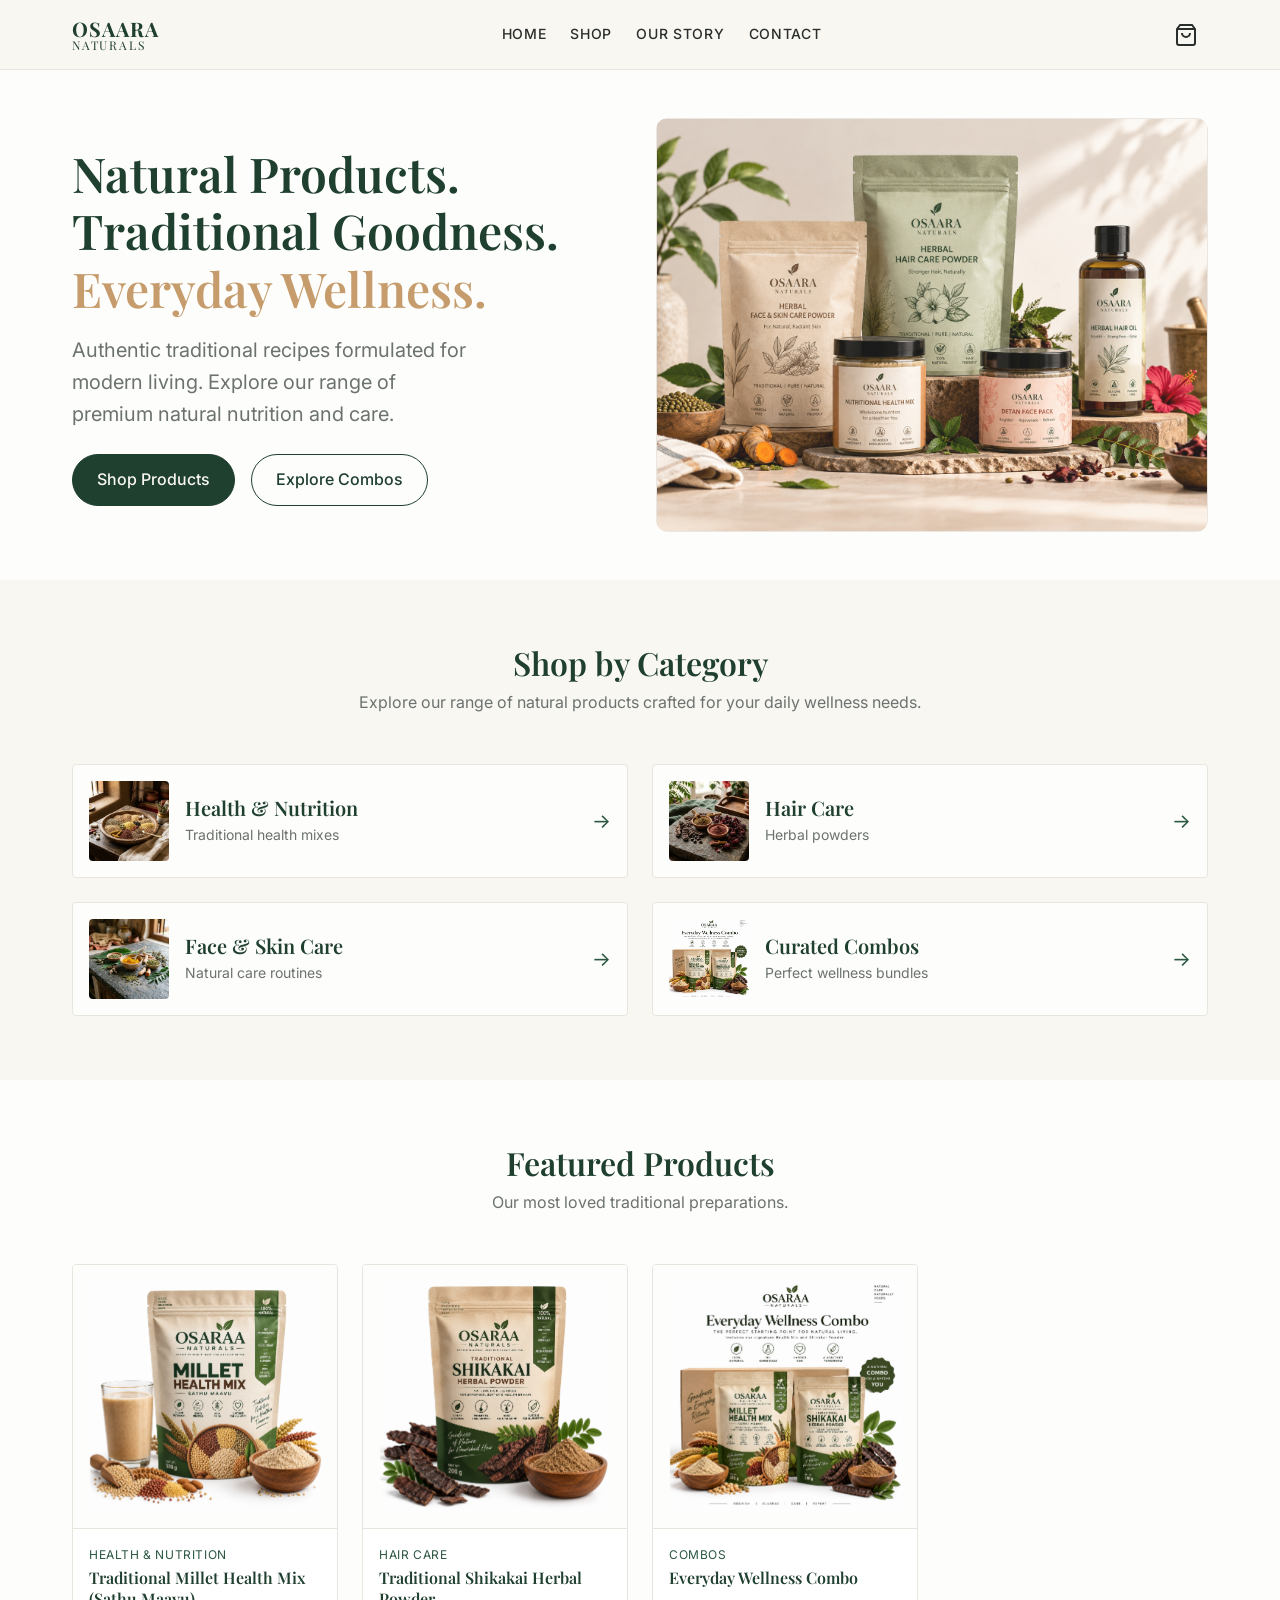
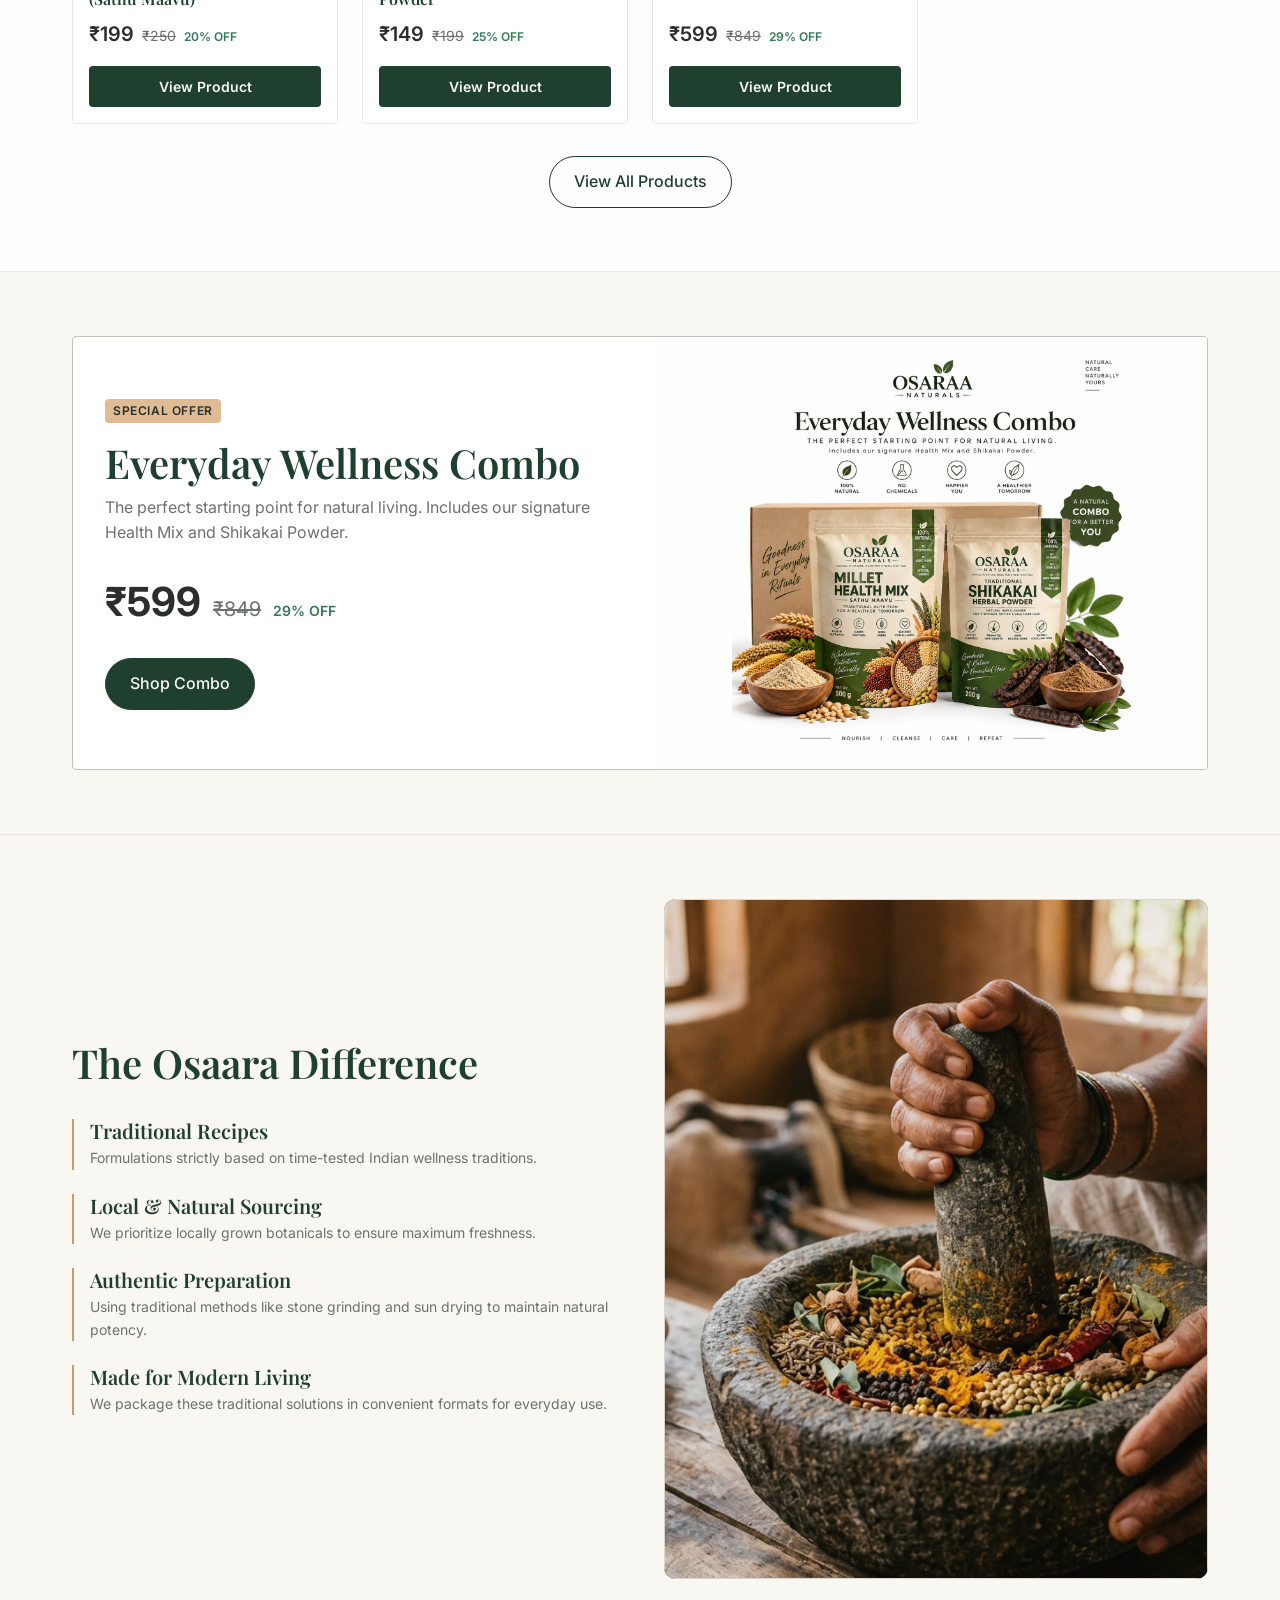
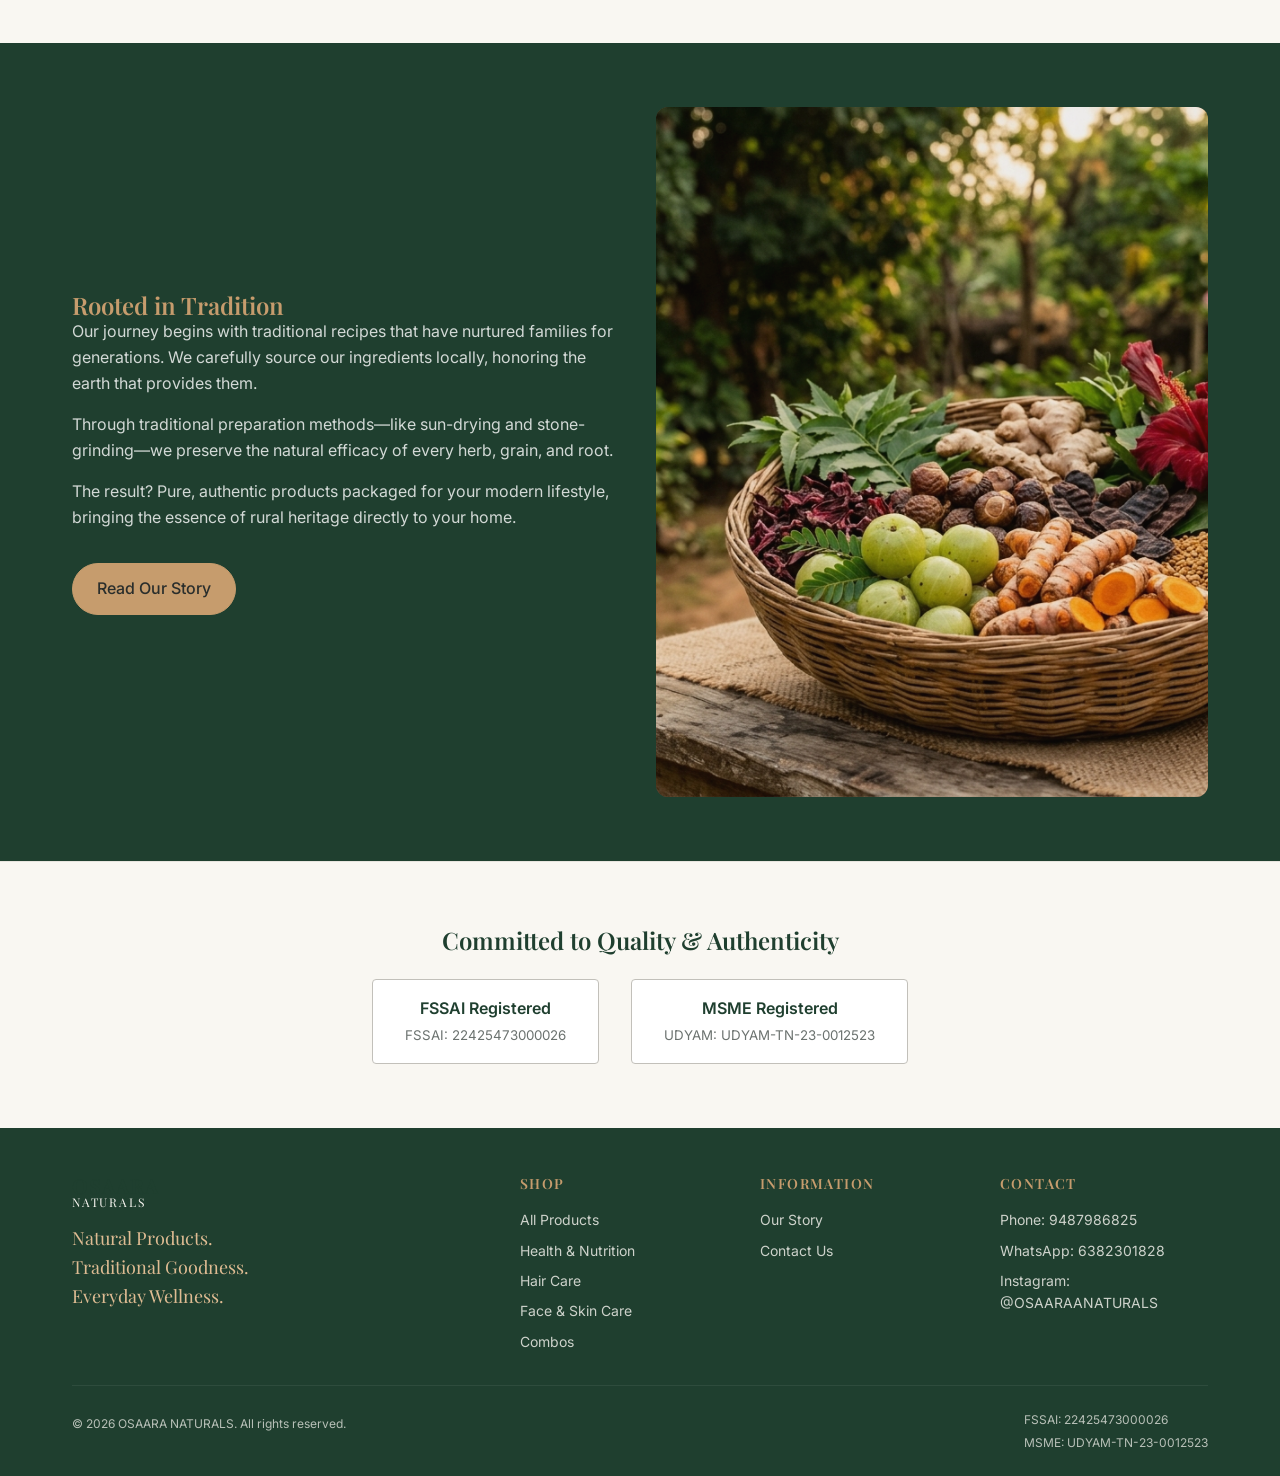
<file: index.html>
<!DOCTYPE html>
<html lang="en">

<head>
  <meta charset="UTF-8">
  <meta name="viewport" content="width=device-width, initial-scale=1.0">
  <title>OSAARA NATURALS | Natural Products. Traditional Goodness.</title>
  <meta name="description"
    content="Discover OSAARA NATURALS. Traditional natural products inspired by generations of knowledge, locally sourced ingredients, and time-tested preparation methods.">

  <!-- Fonts -->
  <link rel="preconnect" href="https://fonts.googleapis.com">
  <link rel="preconnect" href="https://fonts.gstatic.com" crossorigin>
  <link
    href="https://fonts.googleapis.com/css2?family=Inter:wght@400;500;600&family=Playfair+Display:ital,wght@0,500;0,600;0,700;1,500&display=swap"
    rel="stylesheet">

  <!-- Styles -->
  <link rel="stylesheet" href="css/variables.css">
  <link rel="stylesheet" href="css/base.css">
  <link rel="stylesheet" href="css/components.css">
  <link rel="stylesheet" href="css/layout.css">
  <link rel="stylesheet" href="css/animations.css">

  <style>
    /* Homepage Specific Styles */
    .hero {
      position: relative;
      background-color: var(--color-bg-ivory);
      overflow: hidden;
      padding: var(--space-12) 0;
      border-bottom: 1px solid var(--color-border);
    }

    .hero-container {
      display: grid;
      grid-template-columns: 1fr;
      gap: var(--space-8);
      align-items: center;
    }

    @media (min-width: 768px) {
      .hero {
        padding: var(--space-24) 0;
      }

      .hero-container {
        grid-template-columns: 1fr 1fr;
      }
    }

    .hero-content h1 {
      font-size: var(--text-3xl);
      margin-bottom: var(--space-4);
    }

    @media (min-width: 1024px) {
      .hero-content h1 {
        font-size: var(--text-4xl);
      }
    }

    .hero-content p {
      font-size: var(--text-lg);
      color: var(--color-text-muted);
      margin-bottom: var(--space-8);
      max-width: 500px;
    }

    .hero-actions {
      display: flex;
      flex-direction: column;
      gap: var(--space-4);
    }

    @media (min-width: 480px) {
      .hero-actions {
        flex-direction: row;
      }
    }

    .hero-image {
      position: relative;
      border-radius: var(--radius-lg);
      overflow: hidden;
      aspect-ratio: 4/5;
      background-color: var(--color-earth-brown);
    }

    .hero-image img {
      width: 100%;
      height: 100%;
      object-fit: cover;
      opacity: 0.9;
    }

    /* Section Headers */
    .section-header {
      text-align: center;
      margin-bottom: var(--space-12);
    }

    .section-header h2 {
      font-size: var(--text-2xl);
      margin-bottom: var(--space-2);
    }

    .section-header p {
      color: var(--color-text-muted);
      max-width: 600px;
      margin: 0 auto;
    }

    /* Categories */
    .category-grid {
      display: grid;
      grid-template-columns: 1fr;
      gap: var(--space-6);
    }

    @media (min-width: 768px) {
      .category-grid {
        grid-template-columns: repeat(2, 1fr);
      }
    }

    .category-card {
      background: var(--color-bg-ivory);
      border: 1px solid var(--color-border);
      border-radius: var(--radius-sm);
      display: flex;
      align-items: center;
      padding: var(--space-4);
      text-decoration: none;
      color: var(--color-text-main);
      transition: transform var(--transition-normal), box-shadow var(--transition-normal);
    }

    .category-card:hover {
      transform: translateY(-2px);
      box-shadow: var(--shadow-sm);
      border-color: var(--color-primary-dark);
    }

    .category-card img {
      width: 80px;
      height: 80px;
      object-fit: cover;
      border-radius: var(--radius-sm);
      margin-right: var(--space-4);
    }

    .category-card-content {
      flex-grow: 1;
    }

    .category-card h3 {
      color: var(--color-primary-dark);
      font-size: var(--text-lg);
      margin-bottom: var(--space-1);
    }

    .category-card p {
      margin-bottom: 0;
      font-size: var(--text-sm);
      color: var(--color-text-muted);
    }

    .category-card .arrow {
      color: var(--color-primary);
      font-size: 1.25rem;
    }

    /* Product Grid */
    .product-grid {
      display: grid;
      grid-template-columns: repeat(2, 1fr);
      /* 2 columns on mobile */
      gap: var(--space-4);
    }

    @media (min-width: 768px) {
      .product-grid {
        grid-template-columns: repeat(3, 1fr);
        gap: var(--space-6);
      }
    }

    @media (min-width: 1024px) {
      .product-grid {
        grid-template-columns: repeat(4, 1fr);
      }
    }

    /* Why Osaara */
    .features-grid {
      display: grid;
      grid-template-columns: 1fr;
      gap: var(--space-8);
    }

    @media (min-width: 768px) {
      .features-grid {
        grid-template-columns: repeat(2, 1fr);
      }
    }

    @media (min-width: 1024px) {
      .features-grid {
        grid-template-columns: repeat(4, 1fr);
      }
    }

    .feature-card {
      text-align: center;
      padding: var(--space-6);
      background: var(--color-bg-ivory);
      border-radius: var(--radius-md);
      border: 1px solid var(--color-border);
    }

    .feature-icon {
      font-size: 2rem;
      color: var(--color-primary);
      margin-bottom: var(--space-4);
    }

    .feature-card h3 {
      font-size: var(--text-md);
      margin-bottom: var(--space-2);
    }

    .feature-card p {
      font-size: var(--text-sm);
      color: var(--color-text-muted);
      margin-bottom: 0;
    }

    /* Story Section */
    .story-section {
      background-color: var(--color-primary-dark);
      color: var(--color-text-light);
    }

    .story-section h2 {
      color: var(--color-accent-gold);
    }

    .story-section p {
      color: rgba(255, 255, 255, 0.8);
    }

    .trust-section {
      background-color: var(--color-bg-light);
      text-align: center;
      border-top: 1px solid var(--color-border);
    }

    .trust-logos {
      display: flex;
      justify-content: center;
      gap: var(--space-8);
      flex-wrap: wrap;
      margin-top: var(--space-6);
    }

    .trust-logo-box {
      border: 1px solid var(--color-border-dark);
      padding: var(--space-4) var(--space-8);
      border-radius: var(--radius-sm);
      background: white;
    }

    .trust-logo-box span {
      display: block;
      font-weight: 600;
      color: var(--color-primary-dark);
    }

    .trust-logo-box small {
      color: var(--color-text-muted);
    }

    .brand-name {
      font-family: var(--font-heading);
      font-size: 1.5rem;
      font-weight: 700;
      color: var(--color-primary-dark);
      letter-spacing: 0.05em;
    }
  </style>
</head>

<body>

  <!-- Header -->
  <header class="site-header">
    <div class="container navbar">
      <button class="mobile-menu-toggle" aria-label="Open Menu">
        <!-- SVG Hamburger -->
        <svg width="24" height="24" viewBox="0 0 24 24" fill="none" stroke="currentColor" stroke-width="2">
          <path d="M3 12h18M3 6h18M3 18h18" />
        </svg>
      </button>

      <a href="index.html" class="brand-logo">
        <span class="brand-name">OSAARA</span>
        <span class="brand-sub">NATURALS</span>
      </a>

      <nav class="nav-links">
        <a href="index.html" class="nav-link">Home</a>
        <a href="shop.html" class="nav-link">Shop</a>
        <a href="about.html" class="nav-link">Our Story</a>
        <a href="contact.html" class="nav-link">Contact</a>
      </nav>

      <div class="nav-actions">
        <a href="cart.html" class="cart-toggle" aria-label="View Cart">
          <svg width="24" height="24" viewBox="0 0 24 24" fill="none" stroke="currentColor" stroke-width="2">
            <path d="M6 2L3 6v14a2 2 0 0 0 2 2h14a2 2 0 0 0 2-2V6l-3-4z" />
            <line x1="3" y1="6" x2="21" y2="6" />
            <path d="M16 10a4 4 0 0 1-8 0" />
          </svg>
          <span class="cart-count" style="display:none;">0</span>
        </a>
      </div>
    </div>
  </header>

  <!-- Mobile Menu -->
  <div class="mobile-menu">
    <div class="mobile-menu-header">
      <div class="brand-logo">
        <span class="brand-name">OSAARA</span>
        <span class="brand-sub">NATURALS</span>
      </div>
      <button class="mobile-menu-close btn" aria-label="Close Menu">
        <svg width="24" height="24" viewBox="0 0 24 24" fill="none" stroke="currentColor" stroke-width="2">
          <path d="M18 6L6 18M6 6l12 12" />
        </svg>
      </button>
    </div>
    <nav class="mobile-nav-links">
      <a href="index.html" class="mobile-nav-link">Home</a>
      <a href="shop.html" class="mobile-nav-link">Shop All</a>
      <a href="shop.html?category=Health & Nutrition" class="mobile-nav-link">Health & Nutrition</a>
      <a href="shop.html?category=Hair Care" class="mobile-nav-link">Hair Care</a>
      <a href="shop.html?category=Face & Skin Care" class="mobile-nav-link">Face & Skin Care</a>
      <a href="about.html" class="mobile-nav-link">Our Story</a>
      <a href="contact.html" class="mobile-nav-link">Contact Us</a>
    </nav>
  </div>

  <main>
    <!-- Commerce Hero Section -->
    <section class="hero-section"
      style="padding-top: var(--space-12); padding-bottom: var(--space-12); background-color: var(--color-bg-ivory);">
      <div class="container hero-container" style="align-items: center;">
        <div class="hero-content">
          <h1 class="hero-enter hero-enter-d1"
            style="font-family: var(--font-heading); font-size: var(--text-4xl); margin-bottom: var(--space-4); color: var(--color-primary-dark);">
            Natural Products.<br>Traditional Goodness.<br><span style="color: var(--color-accent-gold);">Everyday
              Wellness.</span></h1>
          <p class="text-muted hero-enter hero-enter-d2" style="margin-bottom: var(--space-6); font-size: var(--text-lg); max-width: 400px;">
            Authentic traditional recipes formulated for modern living. Explore our range of premium natural nutrition
            and care.</p>
          <div class="hero-enter hero-enter-d3" style="display: flex; gap: var(--space-4);">
            <a href="shop.html" class="btn btn-primary">Shop Products</a>
            <a href="shop.html?category=Combos" class="btn btn-secondary">Explore Combos</a>
          </div>
        </div>
        <div class="hero-image hero-enter-image"
          style="background: none; aspect-ratio: 4/3; display: flex; align-items: center; justify-content: center;">
          <img src="/assets/hero/hero.png" alt="Osaara Naturals Product Range" class="hero-float"
            style="width: 100%; height: 100%; object-fit: contain; border-radius: var(--radius-sm); border: 1px solid var(--color-border);">
        </div>
      </div>
    </section>

    <!-- Categories Section -->
    <section class="section-padding">
      <div class="container">
        <div class="section-header reveal-up">
          <h2>Shop by Category</h2>
          <p>Explore our range of natural products crafted for your daily wellness needs.</p>
        </div>

        <div class="category-grid reveal-stagger">
          <a href="shop.html?category=Health & Nutrition" class="category-card">
            <img src="/assets/categories/health-nutrition.jpg" alt="Health & Nutrition">
            <div class="category-card-content">
              <h3>Health & Nutrition</h3>
              <p>Traditional health mixes</p>
            </div>
            <span class="arrow">→</span>
          </a>
          <a href="shop.html?category=Hair Care" class="category-card">
            <img src="/assets/categories/hair-care.jpg" alt="Hair Care">
            <div class="category-card-content">
              <h3>Hair Care</h3>
              <p>Herbal powders</p>
            </div>
            <span class="arrow">→</span>
          </a>
          <a href="shop.html?category=Face & Skin Care" class="category-card">
            <img src="/assets/categories/face-care.jpg" alt="Face Care">
            <div class="category-card-content">
              <h3>Face & Skin Care</h3>
              <p>Natural care routines</p>
            </div>
            <span class="arrow">→</span>
          </a>
          <a href="shop.html?category=Combos" class="category-card">
            <img src="/assets/categories/combos.png" alt="Curated Combos">
            <div class="category-card-content">
              <h3>Curated Combos</h3>
              <p>Perfect wellness bundles</p>
            </div>
            <span class="arrow">→</span>
          </a>
        </div>
      </div>
    </section>

    <!-- Featured Products Section -->
    <section class="section-padding" style="background-color: var(--color-bg-ivory);">
      <div class="container">
        <div class="section-header reveal-up">
          <h2>Featured Products</h2>
          <p>Our most loved traditional preparations.</p>
        </div>

        <div class="product-grid" id="featured-products-container">
          <!-- Populated by JS -->
          <p class="text-center text-muted" style="grid-column: 1/-1;">Loading products...</p>
        </div>

        <div class="text-center" style="margin-top: var(--space-8);">
          <a href="shop.html" class="btn btn-secondary">View All Products</a>
        </div>
      </div>
    </section>
    <!-- Current Offers / Combos -->

    <section class="section-padding"
      style="background-color: var(--color-bg-light); border-top: 1px solid var(--color-border); border-bottom: 1px solid var(--color-border);">
      <div class="container">
        <div class="hero-container"
          style="align-items: center; background: white; border-radius: var(--radius-sm); border: 1px solid var(--color-border-dark); overflow: hidden; padding: 0;">
          <div style="flex: 1; padding: var(--space-8);">
            <span class="badge badge-accent" style="margin-bottom: var(--space-4);">Special Offer</span>
            <h2
              style="font-family: var(--font-heading); font-size: var(--text-3xl); margin-bottom: var(--space-2); color: var(--color-primary-dark);">
              Everyday Wellness Combo</h2>
            <p class="text-muted" style="margin-bottom: var(--space-6);">The perfect starting point for natural living.
              Includes our signature Health Mix and Shikakai Powder.</p>
            <div style="display: flex; align-items: baseline; gap: var(--space-3); margin-bottom: var(--space-6);">
              <span style="font-size: var(--text-3xl); font-weight: 700;">₹599</span>
              <span
                style="text-decoration: line-through; color: var(--color-text-muted); font-size: var(--text-lg);">₹849</span>
              <span style="color: var(--color-success); font-weight: 600; font-size: var(--text-sm);">29% OFF</span>
            </div>
            <a href="product.html?id=everyday-wellness-combo" class="btn btn-primary">Shop Combo</a>
          </div>
          <div
            style="flex: 1; background: var(--color-bg-ivory); height: 100%; display: flex; align-items: center; justify-content: center; padding: var(--space-4);">
            <img src="assets/categories/combos.png" alt="Everyday Wellness Combo" class="combo-product-img"
              style="width: 100%; max-width: 400px; object-fit: contain;">
          </div>
        </div>
      </div>
    </section>

    <!-- Why Osaara (Editorial) -->
    <section class="section-padding">
      <div class="container">
        <div class="hero-container" style="align-items: center; gap: var(--space-12);">
          <div style="flex: 1;" class="reveal-left">
            <h2
              style="font-family: var(--font-heading); font-size: var(--text-3xl); margin-bottom: var(--space-8); color: var(--color-primary-dark);">
              The Osaara Difference</h2>

            <div
              style="margin-bottom: var(--space-6); border-left: 2px solid var(--color-accent-gold); padding-left: var(--space-4);">
              <h3 style="font-size: var(--text-lg); margin-bottom: var(--space-1);">Traditional Recipes</h3>
              <p class="text-muted" style="font-size: var(--text-sm);">Formulations strictly based on time-tested Indian
                wellness traditions.</p>
            </div>

            <div
              style="margin-bottom: var(--space-6); border-left: 2px solid var(--color-accent-gold); padding-left: var(--space-4);">
              <h3 style="font-size: var(--text-lg); margin-bottom: var(--space-1);">Local & Natural Sourcing</h3>
              <p class="text-muted" style="font-size: var(--text-sm);">We prioritize locally grown botanicals to ensure
                maximum freshness.</p>
            </div>

            <div
              style="margin-bottom: var(--space-6); border-left: 2px solid var(--color-accent-gold); padding-left: var(--space-4);">
              <h3 style="font-size: var(--text-lg); margin-bottom: var(--space-1);">Authentic Preparation</h3>
              <p class="text-muted" style="font-size: var(--text-sm);">Using traditional methods like stone grinding and
                sun drying to maintain natural potency.</p>
            </div>

            <div
              style="margin-bottom: var(--space-6); border-left: 2px solid var(--color-accent-gold); padding-left: var(--space-4);">
              <h3 style="font-size: var(--text-lg); margin-bottom: var(--space-1);">Made for Modern Living</h3>
              <p class="text-muted" style="font-size: var(--text-sm);">We package these traditional solutions in
                convenient formats for everyday use.</p>
            </div>
          </div>
          <div class="hero-image reveal-right" style="flex: 1;">
            <img src="/assets/story/traditional-preparation.jpg" alt="Traditional Preparation"
              style="width: 100%; border-radius: var(--radius-sm); border: 1px solid var(--color-border); aspect-ratio: 4/5; object-fit: cover;">
          </div>
        </div>
      </div>
    </section>

    <!-- Story Section -->
    <section class="section-padding story-section">
      <div class="container">
        <div class="hero-container">
          <div class="reveal-left">
            <h2>Rooted in Tradition</h2>
            <p>Our journey begins with traditional recipes that have nurtured families for generations. We carefully
              source our ingredients locally, honoring the earth that provides them.</p>
            <p>Through traditional preparation methods—like sun-drying and stone-grinding—we preserve the natural
              efficacy of every herb, grain, and root.</p>
            <p>The result? Pure, authentic products packaged for your modern lifestyle, bringing the essence of rural
              heritage directly to your home.</p>
            <a href="about.html" class="btn btn-accent" style="margin-top: var(--space-4);">Read Our Story</a>
          </div>
          <div class="hero-image reveal-right">
            <img src="/assets/story/locally-sourced.jpg" alt="Generational Heritage"
              style="width: 100%; height: 100%; object-fit: cover;">
          </div>
        </div>
      </div>
    </section>

    <!-- Trust Section -->
    <section class="section-padding trust-section">
      <div class="container">
        <h2>Committed to Quality & Authenticity</h2>
        <div class="trust-logos">
          <div class="trust-logo-box">
            <span>FSSAI Registered</span>
            <small id="fssai-number">Loading...</small>
          </div>
          <div class="trust-logo-box">
            <span>MSME Registered</span>
            <small id="msme-number">Loading...</small>
          </div>
        </div>
      </div>
    </section>
  </main>

  <!-- Footer -->
  <footer class="site-footer">
    <div class="container">
      <div class="footer-grid">
        <div class="footer-brand">
          <div class="brand-logo">
            <span class="brand-name">OSAARA</span>
            <span class="brand-sub">NATURALS</span>
          </div>
          <p class="footer-tagline">Natural Products.<br>Traditional Goodness.<br>Everyday Wellness.</p>
        </div>

        <div class="footer-col">
          <h3>Shop</h3>
          <div class="footer-links">
            <a href="shop.html" class="footer-link">All Products</a>
            <a href="shop.html?category=Health & Nutrition" class="footer-link">Health & Nutrition</a>
            <a href="shop.html?category=Hair Care" class="footer-link">Hair Care</a>
            <a href="shop.html?category=Face & Skin Care" class="footer-link">Face & Skin Care</a>
            <a href="shop.html?category=Combos" class="footer-link">Combos</a>
          </div>
        </div>

        <div class="footer-col">
          <h3>Information</h3>
          <div class="footer-links">
            <a href="about.html" class="footer-link">Our Story</a>
            <a href="contact.html" class="footer-link">Contact Us</a>
          </div>
        </div>

        <div class="footer-col">
          <h3>Contact</h3>
          <div class="footer-links">
            <span class="footer-link" id="footer-phone">Loading...</span>
            <a href="#" class="footer-link" id="footer-whatsapp">Loading...</a>
            <a href="#" class="footer-link" id="footer-instagram">Loading...</a>
          </div>
        </div>
      </div>

      <div class="footer-bottom">
        <p>&copy; <span id="current-year"></span> OSAARA NATURALS. All rights reserved.</p>
        <div class="trust-badges">
          <span id="footer-fssai"></span>
          <span id="footer-msme"></span>
        </div>
      </div>
    </div>
  </footer>

  <!-- Scripts -->
  <script src="js/app.js"></script>
  <script src="js/products.js"></script>
  <script src="js/index.js"></script>
  <script src="js/animations.js"></script>
</body>

</html>
</file>
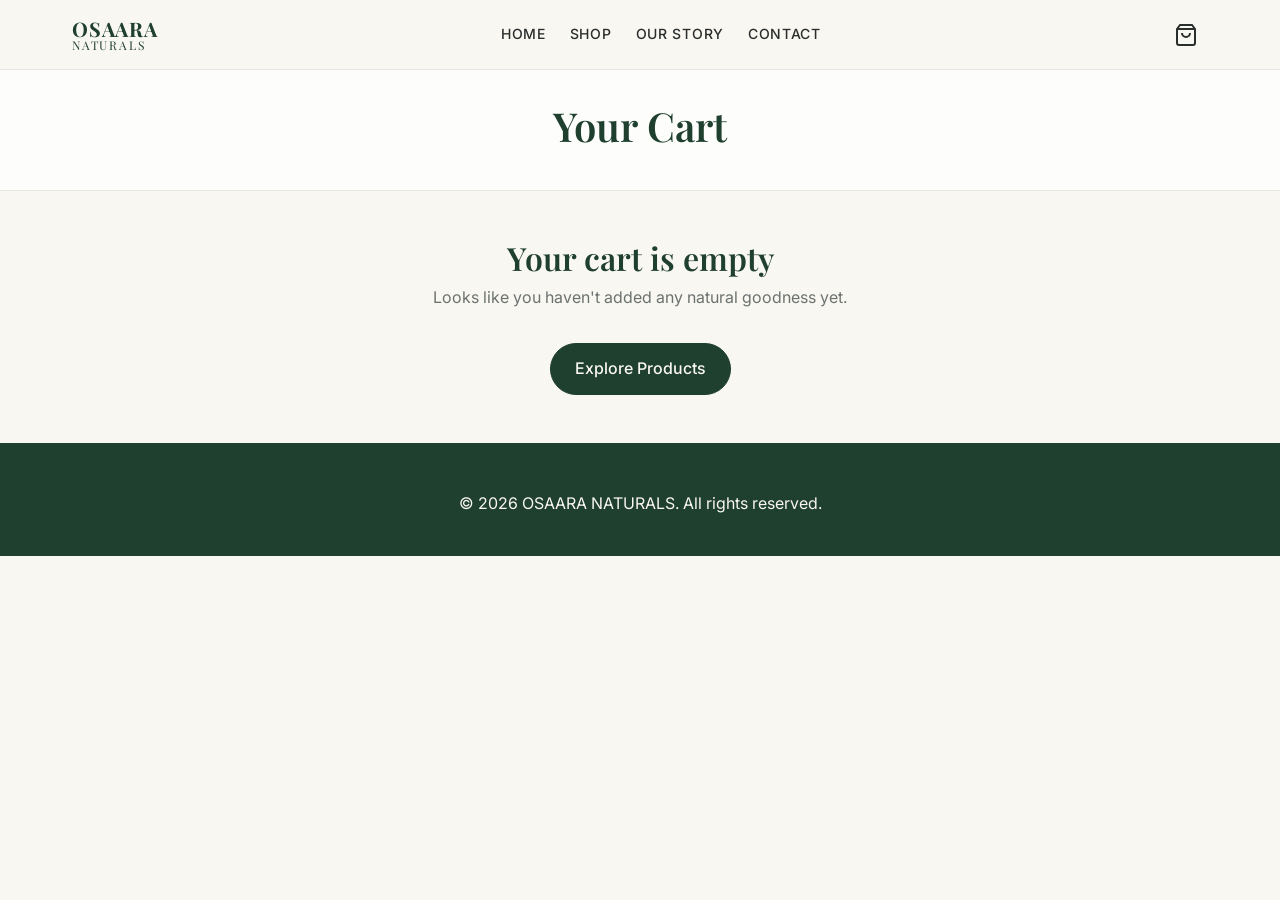
<file: cart.html>
﻿<!DOCTYPE html>
<html lang="en">
<head>
  <meta charset="UTF-8">
  <meta name="viewport" content="width=device-width, initial-scale=1.0">
  <title>Your Cart | OSAARA NATURALS</title>
  
  <link rel="preconnect" href="https://fonts.googleapis.com">
  <link rel="preconnect" href="https://fonts.gstatic.com" crossorigin>
  <link href="https://fonts.googleapis.com/css2?family=Inter:wght@400;500;600&family=Playfair+Display:ital,wght@0,500;0,600;0,700;1,500&display=swap" rel="stylesheet">
  
  <link rel="stylesheet" href="css/variables.css">
  <link rel="stylesheet" href="css/base.css">
  <link rel="stylesheet" href="css/components.css">
  <link rel="stylesheet" href="css/layout.css">
  <link rel="stylesheet" href="css/animations.css">
  
  <style>
    .page-header {
      background-color: var(--color-bg-ivory);
      padding: var(--space-8) 0;
      text-align: center;
      border-bottom: 1px solid var(--color-border);
    }
    
    .page-header h1 {
      font-size: var(--text-3xl);
      margin-bottom: var(--space-2);
    }
    
    .cart-layout {
      display: grid;
      grid-template-columns: 1fr;
      gap: var(--space-8);
      padding: var(--space-8) 0 var(--space-12);
    }
    
    @media (min-width: 1024px) {
      .cart-layout {
        grid-template-columns: 2fr 1fr;
        align-items: start;
      }
    }
    
    /* Cart Items Area */
    .cart-items-container {
      background: var(--color-bg-ivory);
      border-radius: var(--radius-md);
      border: 1px solid var(--color-border);
      padding: var(--space-4);
    }
    
    @media (min-width: 768px) {
      .cart-items-container {
        padding: var(--space-6);
      }
    }
    
    .cart-item {
      display: flex;
      gap: var(--space-4);
      padding-bottom: var(--space-4);
      margin-bottom: var(--space-4);
      border-bottom: 1px solid var(--color-border);
    }
    
    .cart-item:last-child {
      border-bottom: none;
      padding-bottom: 0;
      margin-bottom: 0;
    }
    
    .cart-item-image {
      width: 80px;
      height: 80px;
      border-radius: var(--radius-sm);
      background: var(--color-bg-light);
      overflow: hidden;
      flex-shrink: 0;
    }
    
    .cart-item-image img {
      width: 100%;
      height: 100%;
      object-fit: cover;
    }
    
    .cart-item-details {
      flex-grow: 1;
      display: flex;
      flex-direction: column;
    }
    
    .cart-item-header {
      display: flex;
      justify-content: space-between;
      align-items: flex-start;
      margin-bottom: var(--space-1);
    }
    
    .cart-item-title {
      font-family: var(--font-heading);
      font-weight: 600;
      font-size: var(--text-md);
      color: var(--color-primary-dark);
      margin-right: var(--space-2);
    }
    
    .cart-item-remove {
      color: var(--color-text-muted);
      background: none;
      border: none;
      padding: 4px;
      cursor: pointer;
    }
    
    .cart-item-remove:hover {
      color: var(--color-error);
    }
    
    .cart-item-weight {
      font-size: var(--text-sm);
      color: var(--color-text-muted);
      margin-bottom: auto;
    }
    
    .cart-item-footer {
      display: flex;
      justify-content: space-between;
      align-items: center;
      margin-top: var(--space-4);
    }
    
    .cart-qty-controls {
      display: flex;
      align-items: center;
      border: 1px solid var(--color-border-dark);
      border-radius: var(--radius-sm);
      height: 32px;
    }
    
    .cart-qty-btn {
      width: 32px;
      height: 100%;
      background: transparent;
      border: none;
      font-weight: 600;
      cursor: pointer;
    }
    
    .cart-qty-input {
      width: 40px;
      height: 100%;
      border: none;
      border-left: 1px solid var(--color-border-dark);
      border-right: 1px solid var(--color-border-dark);
      text-align: center;
      background: transparent;
      -moz-appearance: textfield;
    }
    .cart-qty-input::-webkit-outer-spin-button,
    .cart-qty-input::-webkit-inner-spin-button {
      -webkit-appearance: none;
      margin: 0;
    }
    
    .cart-item-price {
      font-weight: 600;
      font-size: var(--text-base);
    }
    
    /* Cart Summary Area */
    .cart-summary {
      background: var(--color-primary-dark);
      color: var(--color-text-light);
      border-radius: var(--radius-md);
      padding: var(--space-6);
    }
    
    .summary-title {
      color: var(--color-accent-gold);
      font-family: var(--font-heading);
      font-size: var(--text-xl);
      margin-bottom: var(--space-6);
      border-bottom: 1px solid rgba(255,255,255,0.1);
      padding-bottom: var(--space-4);
    }
    
    .summary-row {
      display: flex;
      justify-content: space-between;
      margin-bottom: var(--space-3);
      font-size: var(--text-sm);
    }
    
    .summary-total {
      display: flex;
      justify-content: space-between;
      margin-top: var(--space-6);
      padding-top: var(--space-4);
      border-top: 1px solid rgba(255,255,255,0.1);
      font-size: var(--text-xl);
      font-weight: 600;
      color: var(--color-bg-ivory);
    }
    
    .checkout-btn {
      margin-top: var(--space-8);
    }
    
    /* Empty State */
    .empty-cart-state {
      text-align: center;
      padding: var(--space-12) 0;
    }
    
    .empty-cart-state h2 {
      font-size: var(--text-2xl);
      margin-bottom: var(--space-2);
    }
  </style>
</head>
<body>

  <!-- Header -->
  <header class="site-header">
    <div class="container navbar">
      <button class="mobile-menu-toggle" aria-label="Open Menu">
        <svg width="24" height="24" viewBox="0 0 24 24" fill="none" stroke="currentColor" stroke-width="2"><path d="M3 12h18M3 6h18M3 18h18"/></svg>
      </button>

      <a href="index.html" class="brand-logo">
        <span class="brand-name">OSAARA</span>
        <span class="brand-sub">NATURALS</span>
      </a>

      <nav class="nav-links">
        <a href="index.html" class="nav-link">Home</a>
        <a href="shop.html" class="nav-link">Shop</a>
        <a href="about.html" class="nav-link">Our Story</a>
        <a href="contact.html" class="nav-link">Contact</a>
      </nav>

      <div class="nav-actions">
        <a href="cart.html" class="cart-toggle" aria-label="View Cart">
          <svg width="24" height="24" viewBox="0 0 24 24" fill="none" stroke="currentColor" stroke-width="2"><path d="M6 2L3 6v14a2 2 0 0 0 2 2h14a2 2 0 0 0 2-2V6l-3-4z"/><line x1="3" y1="6" x2="21" y2="6"/><path d="M16 10a4 4 0 0 1-8 0"/></svg>
          <span class="cart-count" style="display:none;">0</span>
        </a>
      </div>
    </div>
  </header>
  
  <div class="mobile-menu">
    <div class="mobile-menu-header">
      <div class="brand-logo">
        <span class="brand-name">OSAARA</span>
        <span class="brand-sub">NATURALS</span>
      </div>
      <button class="mobile-menu-close btn" aria-label="Close Menu">
        <svg width="24" height="24" viewBox="0 0 24 24" fill="none" stroke="currentColor" stroke-width="2"><path d="M18 6L6 18M6 6l12 12"/></svg>
      </button>
    </div>
    <nav class="mobile-nav-links">
      <a href="index.html" class="mobile-nav-link">Home</a>
      <a href="shop.html" class="mobile-nav-link">Shop All</a>
      <a href="about.html" class="mobile-nav-link">Our Story</a>
      <a href="contact.html" class="mobile-nav-link">Contact Us</a>
    </nav>
  </div>

  <main>
    <div class="page-header">
      <div class="container">
        <h1>Your Cart</h1>
      </div>
    </div>

    <div class="container">
      <div id="cart-content">
        <p class="text-center" style="padding: 100px 0;">Loading cart...</p>
      </div>
    </div>
  </main>

  <footer class="site-footer">
    <div class="container text-center">
      <p>&copy; <span id="current-year">2026</span> OSAARA NATURALS. All rights reserved.</p>
    </div>
  </footer>

  <script src="js/app.js"></script>
  <script src="js/cart.js"></script>
  <script src="js/whatsapp.js"></script>
  
  <script>
    document.addEventListener('DOMContentLoaded', () => {
      renderCartPage();
    });
    
    function renderCartPage() {
      const container = document.getElementById('cart-content');
      const cart = window.CartAPI ? window.CartAPI.getCart() : [];
      
      if (cart.length === 0) {
        container.innerHTML = `
          <div class="empty-cart-state">
            <h2>Your cart is empty</h2>
            <p class="text-muted" style="margin-bottom: 2rem;">Looks like you haven't added any natural goodness yet.</p>
            <a href="shop.html" class="btn btn-primary">Explore Products</a>
          </div>
        `;
        return;
      }
      
      let itemsHtml = '';
      
      cart.forEach((item, index) => {
        const itemTotal = item.price * item.quantity;
        const imageHtml = item.image 
          ? `<img src="${item.image}" alt="${item.name}">`
          : `<div style="width: 100%; height: 100%; display: flex; align-items: center; justify-content: center; background: var(--color-bg-light); color: var(--color-primary-dark); font-size: 0.8rem; text-align: center; padding: 4px;">No img</div>`;
          
        itemsHtml += `
          <div class="cart-item">
            <a href="product.html?id=${item.id}" class="cart-item-image">
              ${imageHtml}
            </a>
            <div class="cart-item-details">
              <div class="cart-item-header">
                <a href="product.html?id=${item.id}" class="cart-item-title">${item.name}</a>
                <button class="cart-item-remove" onclick="removeCartItem(${index})" aria-label="Remove item">
                  <svg width="18" height="18" viewBox="0 0 24 24" fill="none" stroke="currentColor" stroke-width="2"><path d="M3 6h18M19 6v14a2 2 0 0 1-2 2H7a2 2 0 0 1-2-2V6m3 0V4a2 2 0 0 1 2-2h4a2 2 0 0 1 2 2v2"/></svg>
                </button>
              </div>
              <div class="cart-item-weight">Weight: ${item.weight}</div>
              
              <div class="cart-item-footer">
                <div class="cart-qty-controls">
                  <button class="cart-qty-btn" onclick="updateQty(${index}, ${item.quantity - 1})">-</button>
                  <input type="number" class="cart-qty-input" value="${item.quantity}" onchange="updateQty(${index}, this.value)">
                  <button class="cart-qty-btn" onclick="updateQty(${index}, ${item.quantity + 1})">+</button>
                </div>
                <div class="cart-item-price">${window.formatPrice(itemTotal)}</div>
              </div>
            </div>
          </div>
        `;
      });
      
      const totalAmount = window.CartAPI.getTotal();
      
      container.innerHTML = `
        <div class="cart-layout">
          <div class="cart-items-container">
            ${itemsHtml}
          </div>
          
          <div class="cart-summary">
            <h2 class="summary-title">Order Summary</h2>
            <div class="summary-row">
              <span>Subtotal</span>
              <span>${window.formatPrice(totalAmount)}</span>
            </div>
            <div class="summary-row">
              <span>Shipping</span>
              <span>Calculated on WhatsApp</span>
            </div>
            
            <div class="summary-total">
              <span>Total</span>
              <span>${window.formatPrice(totalAmount)}</span>
            </div>
            
            <button class="btn btn-accent btn-block checkout-btn" onclick="window.WhatsAppAPI.checkoutCart()">Checkout on WhatsApp</button>
            
            <p style="font-size: 0.75rem; opacity: 0.8; margin-top: 1.5rem; text-align: center;">
              No payment is required right now. You will be redirected to WhatsApp to confirm your order details and delivery directly with us.
            </p>
          </div>
        </div>
      `;
    }
    
    function updateQty(index, qty) {
      let val = parseInt(qty, 10);
      if (isNaN(val) || val < 1) val = 1;
      if (val > 10) val = 10;
      
      window.CartAPI.updateQuantity(index, val);
      renderCartPage();
    }
    
    function removeCartItem(index) {
      window.CartAPI.removeItem(index);
      renderCartPage();
    }
  </script>
  <script src="js/animations.js"></script>
</body>
</html>
</file>
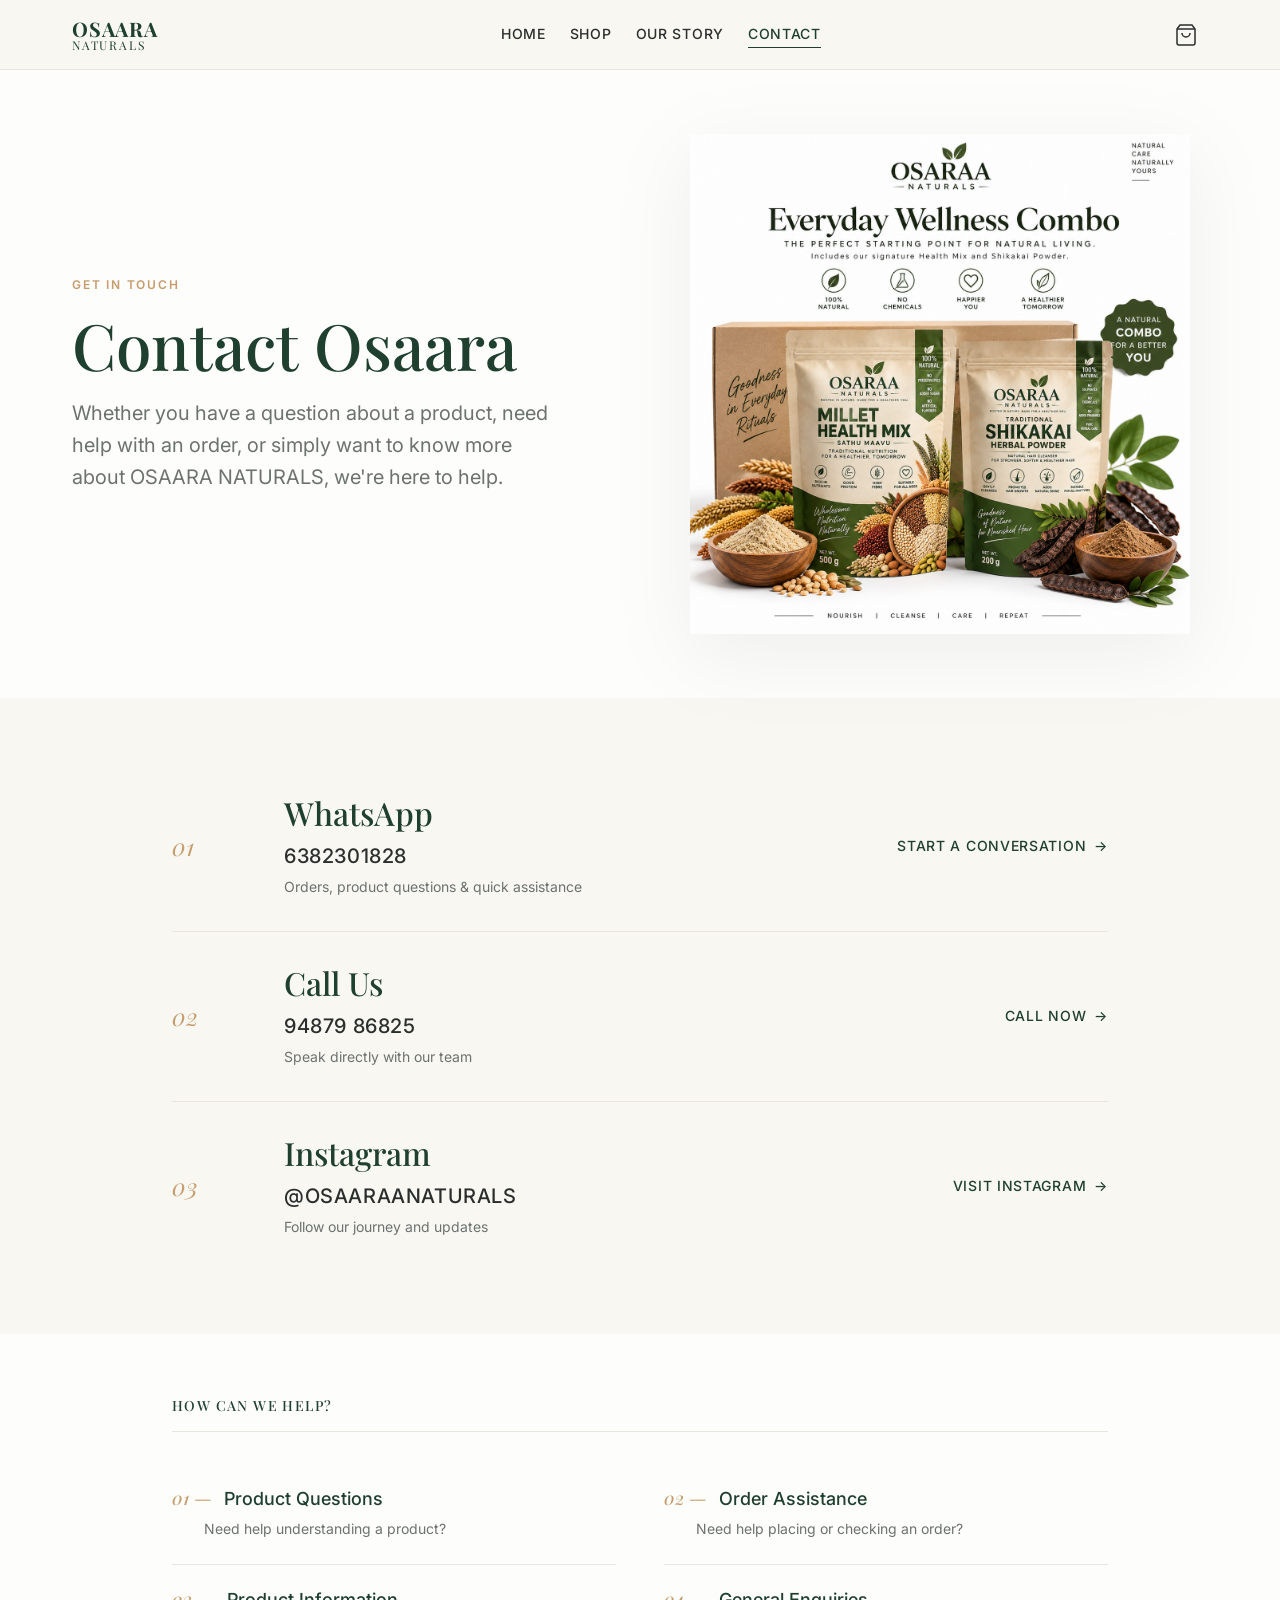
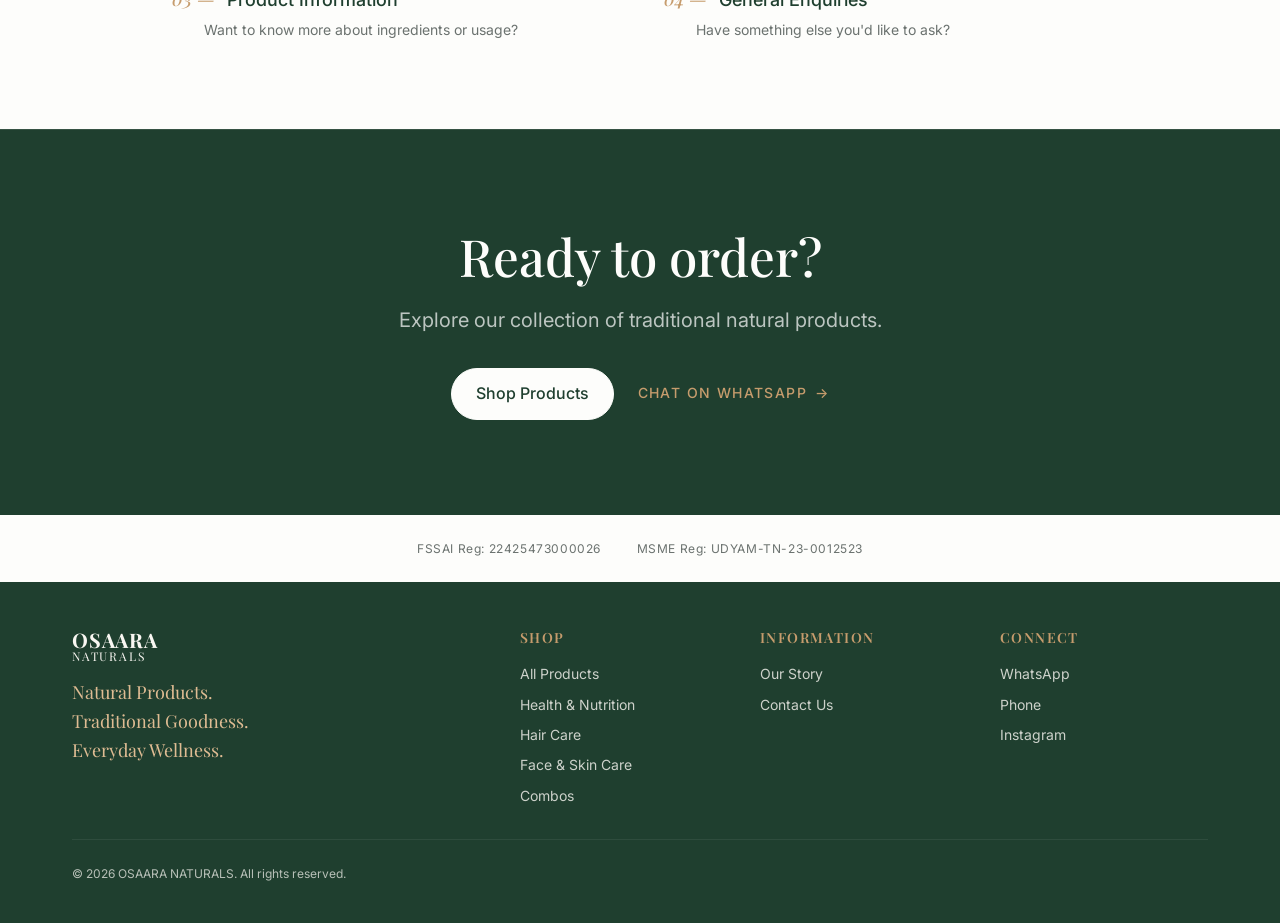
<file: contact.html>
<!DOCTYPE html>
<html lang="en">
<head>
  <meta charset="UTF-8">
  <meta name="viewport" content="width=device-width, initial-scale=1.0">
  <title>Contact Us | OSAARA NATURALS</title>
  
  <link rel="preconnect" href="https://fonts.googleapis.com">
  <link rel="preconnect" href="https://fonts.gstatic.com" crossorigin>
  <link href="https://fonts.googleapis.com/css2?family=Inter:wght@400;500;600&family=Playfair+Display:ital,wght@0,500;0,600;0,700;1,500&display=swap" rel="stylesheet">
  
  <link rel="stylesheet" href="css/variables.css">
  <link rel="stylesheet" href="css/base.css">
  <link rel="stylesheet" href="css/components.css">
  <link rel="stylesheet" href="css/layout.css">
  <link rel="stylesheet" href="css/animations.css">
  
  <style>
    /* ========================================================= */
    /* EDITORIAL CONTACT PAGE STYLES                             */
    /* ========================================================= */

    .page-section {
      padding: var(--space-16) 0;
      background-color: var(--color-bg-ivory);
    }

    .page-section.alt-bg {
      background-color: var(--color-bg-light);
    }

    /* --------------------------------------------------------- */
    /* HERO SECTION                                              */
    /* --------------------------------------------------------- */
    .contact-hero-container {
      display: grid;
      grid-template-columns: 1fr;
      gap: var(--space-12);
      align-items: center;
      max-width: 1200px;
      margin: 0 auto;
    }
    
    @media (min-width: 768px) {
      .contact-hero-container {
        grid-template-columns: 1fr 1fr;
        gap: var(--space-16);
      }
    }

    .eyebrow {
      font-family: var(--font-body);
      font-size: var(--text-xs);
      font-weight: 600;
      letter-spacing: 0.15em;
      text-transform: uppercase;
      color: var(--color-accent-gold);
      margin-bottom: var(--space-4);
      display: block;
    }

    .editorial-h1 {
      font-family: var(--font-heading);
      font-size: clamp(2.5rem, 5vw, 4rem);
      color: var(--color-primary-dark);
      line-height: 1.1;
      margin-bottom: var(--space-4);
      font-weight: 500;
    }

    .hero-lead {
      font-size: var(--text-lg);
      color: var(--color-text-muted);
      line-height: 1.6;
      max-width: 480px;
      margin-bottom: 0;
    }

    .contact-hero-img-wrap {
      position: relative;
      display: flex;
      justify-content: center;
      align-items: center;
    }

    .contact-hero-img {
      width: 100%;
      max-width: 500px;
      object-fit: contain;
      /* Image breathes naturally, no box shadow or hard border */
      filter: drop-shadow(0 20px 40px rgba(0,0,0,0.06));
    }

    /* --------------------------------------------------------- */
    /* EDITORIAL CONTACT LIST (GET IN TOUCH)                     */
    /* --------------------------------------------------------- */
    .contact-list-container {
      max-width: 1000px;
      margin: 0 auto;
    }

    .section-eyebrow {
      font-size: var(--text-sm);
      font-weight: 500;
      letter-spacing: 0.1em;
      text-transform: uppercase;
      color: var(--color-primary-dark);
      margin-bottom: var(--space-8);
      border-bottom: 1px solid var(--color-border);
      padding-bottom: var(--space-4);
    }

    .contact-row {
      display: grid;
      grid-template-columns: 1fr;
      gap: var(--space-4);
      padding: var(--space-8) 0;
      border-bottom: 1px solid var(--color-border);
      text-decoration: none;
      color: inherit;
      transition: background-color 300ms ease;
      align-items: start;
    }

    @media (min-width: 768px) {
      .contact-row {
        grid-template-columns: 80px 1fr auto;
        align-items: center;
        gap: var(--space-8);
      }
    }

    .contact-row:hover {
      /* Subtle hover hint */
    }

    .row-num {
      font-family: var(--font-heading);
      font-size: var(--text-xl);
      color: var(--color-accent-gold);
      font-style: italic;
    }

    .row-content h3 {
      font-family: var(--font-heading);
      font-size: var(--text-2xl);
      color: var(--color-primary-dark);
      margin-bottom: var(--space-2);
      font-weight: 500;
    }

    .row-val {
      font-family: var(--font-body);
      font-size: var(--text-lg);
      font-weight: 500;
      color: var(--color-text-main);
      display: block;
      margin-bottom: var(--space-1);
      letter-spacing: 0.03em;
    }

    .row-desc {
      color: var(--color-text-muted);
      font-size: var(--text-sm);
      margin: 0;
    }

    .row-action {
      display: flex;
      align-items: center;
      gap: var(--space-2);
      font-weight: 500;
      font-size: var(--text-sm);
      text-transform: uppercase;
      letter-spacing: 0.05em;
      color: var(--color-primary-dark);
      margin-top: var(--space-4);
      transition: color 220ms ease;
    }

    @media (min-width: 768px) {
      .row-action {
        margin-top: 0;
      }
    }

    .row-action .arrow {
      transition: transform 300ms var(--ease-out-expo);
      display: inline-block;
    }

    .contact-row:hover .row-action {
      color: var(--color-accent-gold);
    }

    .contact-row:hover .row-action .arrow {
      transform: translateX(6px);
    }

    /* --------------------------------------------------------- */
    /* HOW CAN WE HELP? (REFINED DIRECTORY)                      */
    /* --------------------------------------------------------- */
    .help-directory {
      display: grid;
      grid-template-columns: 1fr;
      column-gap: var(--space-12);
      row-gap: 0;
    }

    @media (min-width: 768px) {
      .help-directory {
        grid-template-columns: 1fr 1fr;
      }
    }

    .help-item {
      padding: var(--space-6) 0;
      border-bottom: 1px solid var(--color-border);
      transition: transform 300ms ease;
    }

    .help-item-title {
      font-family: var(--font-body);
      font-size: var(--text-md);
      font-weight: 500;
      color: var(--color-primary-dark);
      margin-bottom: var(--space-2);
      display: flex;
      align-items: center;
      gap: var(--space-3);
    }

    .help-item-num {
      color: var(--color-accent-gold);
      font-family: var(--font-heading);
      font-style: italic;
    }

    .help-item-desc {
      color: var(--color-text-muted);
      font-size: var(--text-sm);
      margin: 0;
      padding-left: calc(var(--space-3) + 20px); /* Aligns with text after num */
    }

    /* --------------------------------------------------------- */
    /* EDITORIAL ORDER CTA                                       */
    /* --------------------------------------------------------- */
    .editorial-cta {
      background-color: var(--color-primary-dark);
      color: var(--color-bg-ivory);
      padding: var(--space-24) 0;
      text-align: center;
      border-top: 1px solid rgba(255, 255, 255, 0.1);
    }

    .editorial-cta h2 {
      font-family: var(--font-heading);
      font-size: clamp(2rem, 4vw, 3.5rem);
      color: var(--color-bg-ivory);
      font-weight: 500;
      margin-bottom: var(--space-4);
    }

    .editorial-cta p {
      color: rgba(255, 255, 255, 0.7);
      font-size: var(--text-lg);
      max-width: 500px;
      margin: 0 auto var(--space-8);
    }

    .cta-actions {
      display: flex;
      gap: var(--space-6);
      justify-content: center;
      align-items: center;
      flex-wrap: wrap;
    }

    .btn-text-link {
      color: var(--color-accent-gold);
      font-weight: 500;
      text-transform: uppercase;
      letter-spacing: 0.1em;
      font-size: var(--text-sm);
      text-decoration: none;
      display: inline-flex;
      align-items: center;
      gap: var(--space-2);
      transition: opacity 220ms ease;
    }

    .btn-text-link:hover {
      opacity: 0.8;
    }

    .btn-text-link .arrow {
      transition: transform 300ms var(--ease-out-expo);
    }

    .btn-text-link:hover .arrow {
      transform: translateX(4px);
    }

    /* --------------------------------------------------------- */
    /* TRUST LINE REFINEMENT                                     */
    /* --------------------------------------------------------- */
    .trust-line {
      text-align: center;
      padding: var(--space-6) 0;
      font-size: var(--text-xs);
      color: var(--color-text-muted);
      background-color: var(--color-bg-ivory);
      letter-spacing: 0.05em;
    }
  </style>
</head>
<body>

  <!-- ===================== HEADER ===================== -->
  <header class="site-header">
    <div class="container navbar">
      <button class="mobile-menu-toggle" aria-label="Open Menu">
        <svg width="24" height="24" viewBox="0 0 24 24" fill="none" stroke="currentColor" stroke-width="1.5"><path d="M3 12h18M3 6h18M3 18h18"/></svg>
      </button>

      <a href="index.html" class="brand-logo">
        <span class="brand-name">OSAARA</span>
        <span class="brand-sub">NATURALS</span>
      </a>

      <nav class="nav-links">
        <a href="index.html" class="nav-link">Home</a>
        <a href="shop.html" class="nav-link">Shop</a>
        <a href="about.html" class="nav-link">Our Story</a>
        <a href="contact.html" class="nav-link active" style="color: var(--color-primary-dark);">Contact</a>
      </nav>

      <div class="nav-actions">
        <a href="cart.html" class="cart-toggle" aria-label="View Cart">
          <svg width="24" height="24" viewBox="0 0 24 24" fill="none" stroke="currentColor" stroke-width="1.5"><path d="M6 2L3 6v14a2 2 0 0 0 2 2h14a2 2 0 0 0 2-2V6l-3-4z"/><line x1="3" y1="6" x2="21" y2="6"/><path d="M16 10a4 4 0 0 1-8 0"/></svg>
          <span class="cart-count" style="display:none;">0</span>
        </a>
      </div>
    </div>
  </header>
  
  <div class="mobile-menu">
    <div class="mobile-menu-header">
      <div class="brand-logo">
        <span class="brand-name">OSAARA</span>
        <span class="brand-sub">NATURALS</span>
      </div>
      <button class="mobile-menu-close btn" aria-label="Close Menu">
        <svg width="24" height="24" viewBox="0 0 24 24" fill="none" stroke="currentColor" stroke-width="1.5"><path d="M18 6L6 18M6 6l12 12"/></svg>
      </button>
    </div>
    <nav class="mobile-nav-links">
      <a href="index.html" class="mobile-nav-link">Home</a>
      <a href="shop.html" class="mobile-nav-link">Shop All</a>
      <a href="about.html" class="mobile-nav-link">Our Story</a>
      <a href="contact.html" class="mobile-nav-link">Contact Us</a>
    </nav>
  </div>

  <main>
    <!-- ===================== EDITORIAL HERO ===================== -->
    <section class="page-section">
      <div class="container contact-hero-container">
        <div class="hero-enter reveal-up">
          <span class="eyebrow">Get in touch</span>
          <h1 class="editorial-h1">Contact Osaara</h1>
          <p class="hero-lead">
            Whether you have a question about a product, need help with an order, or simply want to know more about OSAARA NATURALS, we're here to help.
          </p>
        </div>
        <div class="contact-hero-img-wrap hero-enter-image reveal-right">
          <!-- Premium packaging shot seamlessly floating -->
          <img src="assets/categories/combos.png" alt="Osaara Products" class="contact-hero-img hero-float">
        </div>
      </div>
    </section>

    <!-- ===================== CONTACT METHODS ===================== -->
    <section class="page-section alt-bg">
      <div class="container contact-list-container">
        
        <div class="reveal-stagger">
          <!-- 01 WhatsApp (Primary) -->
          <a href="#" id="contact-whatsapp-link" class="contact-row reveal-up" target="_blank">
            <div class="row-num">01</div>
            <div class="row-content">
              <h3>WhatsApp</h3>
              <span class="row-val" id="display-whatsapp">Loading...</span>
              <p class="row-desc">Orders, product questions & quick assistance</p>
            </div>
            <div class="row-action">
              <span>Start a conversation</span>
              <span class="arrow">&rarr;</span>
            </div>
          </a>

          <!-- 02 Call Us -->
          <a href="#" id="contact-phone-link" class="contact-row reveal-up">
            <div class="row-num">02</div>
            <div class="row-content">
              <h3>Call Us</h3>
              <span class="row-val" id="display-phone">Loading...</span>
              <p class="row-desc">Speak directly with our team</p>
            </div>
            <div class="row-action">
              <span>Call now</span>
              <span class="arrow">&rarr;</span>
            </div>
          </a>

          <!-- 03 Instagram -->
          <a href="#" id="contact-ig-link" class="contact-row reveal-up" target="_blank" style="border-bottom: none;">
            <div class="row-num">03</div>
            <div class="row-content">
              <h3>Instagram</h3>
              <span class="row-val" id="display-ig">Loading...</span>
              <p class="row-desc">Follow our journey and updates</p>
            </div>
            <div class="row-action">
              <span>Visit Instagram</span>
              <span class="arrow">&rarr;</span>
            </div>
          </a>
        </div>

      </div>
    </section>

    <!-- ===================== HOW CAN WE HELP? ===================== -->
    <section class="page-section">
      <div class="container contact-list-container">
        <h2 class="section-eyebrow reveal-up">How can we help?</h2>
        
        <div class="help-directory reveal-stagger">
          <div class="help-item reveal-up">
            <h4 class="help-item-title">
              <span class="help-item-num">01 &mdash;</span> Product Questions
            </h4>
            <p class="help-item-desc">Need help understanding a product?</p>
          </div>
          
          <div class="help-item reveal-up">
            <h4 class="help-item-title">
              <span class="help-item-num">02 &mdash;</span> Order Assistance
            </h4>
            <p class="help-item-desc">Need help placing or checking an order?</p>
          </div>

          <div class="help-item reveal-up" style="border-bottom: none;">
            <h4 class="help-item-title">
              <span class="help-item-num">03 &mdash;</span> Product Information
            </h4>
            <p class="help-item-desc">Want to know more about ingredients or usage?</p>
          </div>

          <div class="help-item reveal-up" style="border-bottom: none;">
            <h4 class="help-item-title">
              <span class="help-item-num">04 &mdash;</span> General Enquiries
            </h4>
            <p class="help-item-desc">Have something else you'd like to ask?</p>
          </div>
        </div>
      </div>
    </section>

    <!-- ===================== EDITORIAL CTA ===================== -->
    <section class="editorial-cta reveal-up">
      <div class="container">
        <h2>Ready to order?</h2>
        <p>Explore our collection of traditional natural products.</p>
        
        <div class="cta-actions">
          <a href="shop.html" class="btn btn-secondary" style="background-color: var(--color-bg-ivory); border-color: var(--color-bg-ivory); color: var(--color-primary-dark);">
            Shop Products
          </a>
          <a href="#" id="cta-whatsapp-btn" class="btn-text-link" target="_blank">
            Chat on WhatsApp <span class="arrow">&rarr;</span>
          </a>
        </div>
      </div>
    </section>

    <!-- ===================== TRUST LINE ===================== -->
    <div class="trust-line">
      <div class="container">
        <span style="display: inline-block; margin: 0 var(--space-4);">FSSAI Reg: <span id="display-fssai"></span></span>
        <span style="display: inline-block; margin: 0 var(--space-4);">MSME Reg: <span id="display-msme"></span></span>
      </div>
    </div>
  </main>

  <!-- ===================== FOOTER ===================== -->
  <footer class="site-footer">
    <div class="container">
      <div class="footer-grid">
        
        <div class="footer-brand">
          <a href="index.html" class="brand-logo" style="margin-bottom: var(--space-4);">
            <span class="brand-name" style="color: var(--color-text-light);">OSAARA</span>
            <span class="brand-sub" style="color: var(--color-text-light);">NATURALS</span>
          </a>
          <p class="footer-tagline">
            Natural Products.<br>
            Traditional Goodness.<br>
            Everyday Wellness.
          </p>
        </div>

        <div class="footer-col">
          <h3>Shop</h3>
          <div class="footer-links">
            <a href="shop.html" class="footer-link">All Products</a>
            <a href="shop.html?category=Health & Nutrition" class="footer-link">Health & Nutrition</a>
            <a href="shop.html?category=Hair Care" class="footer-link">Hair Care</a>
            <a href="shop.html?category=Face & Skin Care" class="footer-link">Face & Skin Care</a>
            <a href="shop.html?category=Combos" class="footer-link">Combos</a>
          </div>
        </div>

        <div class="footer-col">
          <h3>Information</h3>
          <div class="footer-links">
            <a href="about.html" class="footer-link">Our Story</a>
            <a href="contact.html" class="footer-link">Contact Us</a>
          </div>
        </div>

        <div class="footer-col">
          <h3>Connect</h3>
          <div class="footer-links">
            <a href="#" id="footer-whatsapp-link" class="footer-link" target="_blank">WhatsApp</a>
            <a href="#" id="footer-phone-link" class="footer-link">Phone</a>
            <a href="#" id="footer-ig-link" class="footer-link" target="_blank">Instagram</a>
          </div>
        </div>

      </div>

      <div class="footer-bottom">
        <p>&copy; <span id="current-year">2026</span> OSAARA NATURALS. All rights reserved.</p>
      </div>
    </div>
  </footer>

  <script src="js/app.js"></script>
  <script>
    document.addEventListener('DOMContentLoaded', () => {
      const config = window.SITE_CONFIG;
      if (!config) return;
      
      // WhatsApp links
      const waUrl = `https://wa.me/${config.whatsapp}`;
      document.getElementById('contact-whatsapp-link').href = waUrl;
      document.getElementById('cta-whatsapp-btn').href = waUrl;
      document.getElementById('footer-whatsapp-link').href = waUrl;
      
      // WhatsApp display
      document.getElementById('display-whatsapp').textContent = config.whatsapp;
      
      // Phone links
      const phoneUrl = `tel:${config.phone}`;
      document.getElementById('contact-phone-link').href = phoneUrl;
      document.getElementById('footer-phone-link').href = phoneUrl;
      
      // Phone display
      const fmtPhone = config.phone.replace(/(\d{5})(\d{5})/, '$1 $2');
      document.getElementById('display-phone').textContent = fmtPhone;
      
      // IG links
      const igUrl = `https://instagram.com/${config.instagram.replace('@', '')}`;
      document.getElementById('contact-ig-link').href = igUrl;
      document.getElementById('footer-ig-link').href = igUrl;
      
      // IG display
      document.getElementById('display-ig').textContent = config.instagram;

      // Trust line
      if (config.registrations) {
        if (config.registrations.fssai) {
          document.getElementById('display-fssai').textContent = config.registrations.fssai;
        }
        if (config.registrations.msme) {
          document.getElementById('display-msme').textContent = config.registrations.msme;
        }
      }

      const yearEl = document.getElementById('current-year');
      if (yearEl) {
        yearEl.textContent = new Date().getFullYear();
      }
    });
  </script>
  <script src="js/animations.js"></script>
</body>
</html>
</file>
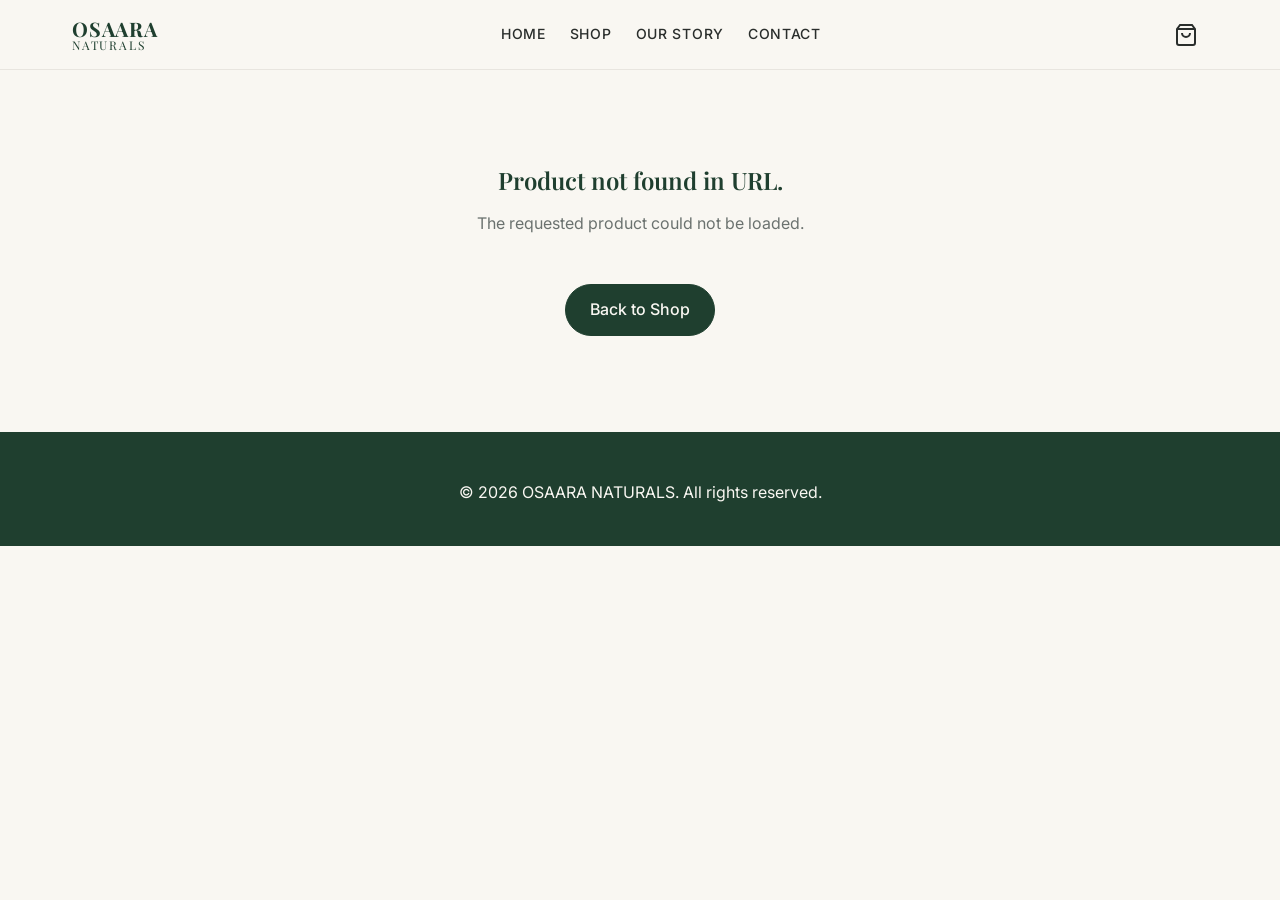
<file: product.html>
﻿<!DOCTYPE html>
<html lang="en">
<head>
  <meta charset="UTF-8">
  <meta name="viewport" content="width=device-width, initial-scale=1.0">
  <title>Product | OSAARA NATURALS</title>
  
  <link rel="preconnect" href="https://fonts.googleapis.com">
  <link rel="preconnect" href="https://fonts.gstatic.com" crossorigin>
  <link href="https://fonts.googleapis.com/css2?family=Inter:wght@400;500;600&family=Playfair+Display:ital,wght@0,500;0,600;0,700;1,500&display=swap" rel="stylesheet">
  
  <link rel="stylesheet" href="css/variables.css">
  <link rel="stylesheet" href="css/base.css">
  <link rel="stylesheet" href="css/components.css">
  <link rel="stylesheet" href="css/layout.css">
  <link rel="stylesheet" href="css/animations.css">
  
  <style>
    .breadcrumb {
      padding: var(--space-4) 0;
      font-size: var(--text-sm);
      color: var(--color-text-muted);
    }
    
    .breadcrumb a {
      color: var(--color-text-main);
    }
    
    .breadcrumb a:hover {
      text-decoration: underline;
    }
    
    /* Product Main Area */
    .product-main {
      display: grid;
      grid-template-columns: 1fr;
      gap: var(--space-8);
      margin-bottom: var(--space-12);
    }
    
    @media (min-width: 768px) {
      .product-main {
        grid-template-columns: 1fr 1fr;
        gap: var(--space-12);
      }
    }
    
    /* Gallery */
    .product-gallery {
      position: relative;
    }
    
    .main-image {
      width: 100%;
      aspect-ratio: 1;
      border-radius: var(--radius-sm);
      background: var(--color-bg-ivory);
      overflow: hidden;
      margin-bottom: var(--space-4);
      border: 1px solid var(--color-border);
      display: flex;
      align-items: center;
      justify-content: center;
      padding: var(--space-4);
    }
    
    .main-image img {
      width: 100%;
      height: 100%;
      object-fit: contain;
    }
    
    /* Info Area */
    .product-info {
      position: sticky;
      top: 2rem;
    }
    .product-category {
      color: var(--color-primary);
      text-transform: uppercase;
      font-size: var(--text-sm);
      font-weight: 600;
      letter-spacing: 0.05em;
      margin-bottom: var(--space-2);
    }
    
    .product-title {
      font-size: var(--text-2xl);
      margin-bottom: var(--space-2);
    }
    
    .product-description-short {
      font-size: var(--text-base);
      color: var(--color-text-muted);
      margin-bottom: var(--space-6);
    }
    
    .product-pricing {
      display: flex;
      align-items: center;
      gap: var(--space-3);
      margin-bottom: var(--space-6);
      padding-bottom: var(--space-6);
      border-bottom: 1px solid var(--color-border);
    }
    
    .price-current {
      font-size: var(--text-2xl);
      font-weight: 600;
      color: var(--color-text-main);
    }
    
    .price-mrp {
      text-decoration: line-through;
      color: var(--color-text-muted);
      font-size: var(--text-lg);
    }
    
    .price-discount {
      background: var(--color-accent-gold);
      color: var(--color-text-main);
      padding: 0.25rem 0.5rem;
      border-radius: var(--radius-sm);
      font-size: var(--text-xs);
      font-weight: 600;
    }
    
    /* Options Area */
    .option-group {
      margin-bottom: var(--space-6);
    }
    
    .option-label {
      display: block;
      font-weight: 600;
      margin-bottom: var(--space-2);
    }
    
    .weight-options {
      display: flex;
      flex-wrap: wrap;
      gap: var(--space-2);
    }
    
    .weight-btn {
      padding: var(--space-2) var(--space-4);
      border: 1px solid var(--color-border-dark);
      background: transparent;
      border-radius: var(--radius-sm);
      font-size: var(--text-sm);
      cursor: pointer;
      transition: all var(--transition-fast);
    }
    
    .weight-btn.selected {
      border-color: var(--color-primary-dark);
      background: var(--color-primary-dark);
      color: var(--color-text-light);
    }
    
    .quantity-selector {
      display: inline-flex;
      align-items: center;
      border: 1px solid var(--color-border-dark);
      border-radius: var(--radius-sm);
      overflow: hidden;
    }
    
    .qty-btn {
      width: 40px;
      height: 40px;
      background: var(--color-bg-ivory);
      display: flex;
      align-items: center;
      justify-content: center;
      font-size: 1.25rem;
    }
    
    .qty-btn:hover {
      background: var(--color-border);
    }
    
    .qty-input {
      width: 50px;
      height: 40px;
      text-align: center;
      border: none;
      border-left: 1px solid var(--color-border-dark);
      border-right: 1px solid var(--color-border-dark);
      background: transparent;
      font-weight: 600;
      -moz-appearance: textfield;
    }
    .qty-input::-webkit-outer-spin-button,
    .qty-input::-webkit-inner-spin-button {
      -webkit-appearance: none;
      margin: 0;
    }
    
    .action-buttons {
      display: flex;
      flex-direction: column;
      gap: var(--space-3);
      margin-top: var(--space-8);
    }
    
    /* Product Details Layout */
    .details-section {
      border-top: 1px solid var(--color-border);
      padding-top: var(--space-12);
    }
    
    .detail-grid {
      display: grid;
      grid-template-columns: 1fr;
      gap: var(--space-8);
    }
    
    @media (min-width: 768px) {
      .detail-grid {
        grid-template-columns: 2fr 1fr;
      }
    }
    
    .detail-block {
      margin-bottom: var(--space-8);
    }
    
    .detail-block h3 {
      font-size: var(--text-lg);
      margin-bottom: var(--space-4);
      border-bottom: 2px solid var(--color-accent-gold);
      display: inline-block;
      padding-bottom: var(--space-1);
    }
    
    .detail-block ul {
      list-style-type: disc;
      padding-left: var(--space-4);
    }
    
    .detail-block li {
      margin-bottom: var(--space-2);
      color: var(--color-text-muted);
    }
    
    .meta-card {
      background: var(--color-bg-ivory);
      padding: var(--space-6);
      border-radius: var(--radius-md);
      border: 1px solid var(--color-border);
    }
    
    .meta-item {
      margin-bottom: var(--space-4);
    }
    
    .meta-item strong {
      display: block;
      font-size: var(--text-sm);
      color: var(--color-primary-dark);
      margin-bottom: 2px;
    }
    
    .meta-item span {
      font-size: var(--text-sm);
      color: var(--color-text-muted);
    }
    
    /* Error State */
    .error-state {
      text-align: center;
      padding: var(--space-24) 0;
    }
  </style>
</head>
<body>

  <!-- Header (Same as index.html) -->
  <header class="site-header">
    <div class="container navbar">
      <button class="mobile-menu-toggle" aria-label="Open Menu">
        <svg width="24" height="24" viewBox="0 0 24 24" fill="none" stroke="currentColor" stroke-width="2"><path d="M3 12h18M3 6h18M3 18h18"/></svg>
      </button>

      <a href="index.html" class="brand-logo">
        <span class="brand-name">OSAARA</span>
        <span class="brand-sub">NATURALS</span>
      </a>

      <nav class="nav-links">
        <a href="index.html" class="nav-link">Home</a>
        <a href="shop.html" class="nav-link">Shop</a>
        <a href="about.html" class="nav-link">Our Story</a>
        <a href="contact.html" class="nav-link">Contact</a>
      </nav>

      <div class="nav-actions">
        <a href="cart.html" class="cart-toggle" aria-label="View Cart">
          <svg width="24" height="24" viewBox="0 0 24 24" fill="none" stroke="currentColor" stroke-width="2"><path d="M6 2L3 6v14a2 2 0 0 0 2 2h14a2 2 0 0 0 2-2V6l-3-4z"/><line x1="3" y1="6" x2="21" y2="6"/><path d="M16 10a4 4 0 0 1-8 0"/></svg>
          <span class="cart-count" style="display:none;">0</span>
        </a>
      </div>
    </div>
  </header>
  
  <div class="mobile-menu">
    <div class="mobile-menu-header">
      <div class="brand-logo">
        <span class="brand-name">OSAARA</span>
        <span class="brand-sub">NATURALS</span>
      </div>
      <button class="mobile-menu-close btn" aria-label="Close Menu">
        <svg width="24" height="24" viewBox="0 0 24 24" fill="none" stroke="currentColor" stroke-width="2"><path d="M18 6L6 18M6 6l12 12"/></svg>
      </button>
    </div>
    <nav class="mobile-nav-links">
      <a href="index.html" class="mobile-nav-link">Home</a>
      <a href="shop.html" class="mobile-nav-link">Shop All</a>
      <a href="about.html" class="mobile-nav-link">Our Story</a>
      <a href="contact.html" class="mobile-nav-link">Contact Us</a>
    </nav>
  </div>

  <main class="container">
    <div id="product-content">
      <p class="text-center" style="padding: 100px 0;">Loading product...</p>
    </div>
  </main>

  <footer class="site-footer">
    <div class="container text-center">
      <p>&copy; <span id="current-year">2026</span> OSAARA NATURALS. All rights reserved.</p>
    </div>
  </footer>

  <script src="js/app.js"></script>
  <script src="js/products.js"></script>
  <script src="js/cart.js"></script> <!-- Will be created next -->
  <script src="js/whatsapp.js"></script> <!-- Will be created next -->
  <script src="js/product-page.js"></script>
  <script src="js/animations.js"></script>
</body>
</html>
</file>
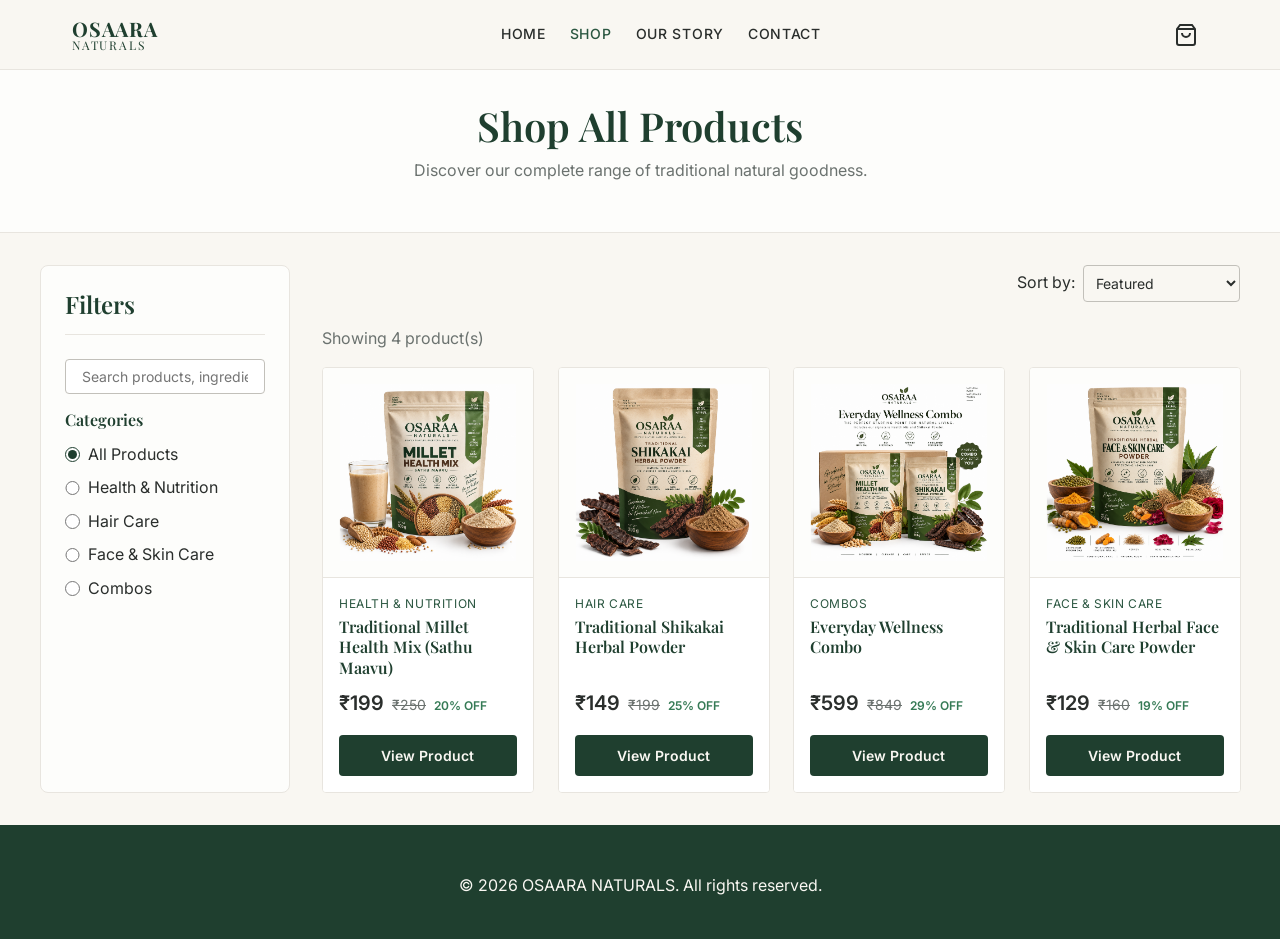
<file: shop.html>
﻿<!DOCTYPE html>
<html lang="en">
<head>
  <meta charset="UTF-8">
  <meta name="viewport" content="width=device-width, initial-scale=1.0">
  <title>Shop | OSAARA NATURALS</title>
  
  <link rel="preconnect" href="https://fonts.googleapis.com">
  <link rel="preconnect" href="https://fonts.gstatic.com" crossorigin>
  <link href="https://fonts.googleapis.com/css2?family=Inter:wght@400;500;600&family=Playfair+Display:ital,wght@0,500;0,600;0,700;1,500&display=swap" rel="stylesheet">
  
  <link rel="stylesheet" href="css/variables.css">
  <link rel="stylesheet" href="css/base.css">
  <link rel="stylesheet" href="css/components.css">
  <link rel="stylesheet" href="css/layout.css">
  <link rel="stylesheet" href="css/animations.css">
  
  <style>
    .page-header {
      background-color: var(--color-bg-ivory);
      padding: var(--space-8) 0;
      text-align: center;
      border-bottom: 1px solid var(--color-border);
    }
    
    .page-header h1 {
      font-size: var(--text-3xl);
      margin-bottom: var(--space-2);
    }
    
    .shop-layout {
      display: grid;
      grid-template-columns: 1fr;
      gap: var(--space-8);
      padding: var(--space-8) 0;
    }
    
    @media (min-width: 1024px) {
      .shop-layout {
        grid-template-columns: 250px 1fr;
      }
    }
    
    /* Filters Sidebar */
    .filters-section {
      background: var(--color-bg-ivory);
      padding: var(--space-6);
      border-radius: var(--radius-md);
      border: 1px solid var(--color-border);
    }
    
    @media (max-width: 1023px) {
      .filters-section {
        display: none; /* Hidden on mobile by default */
        position: fixed;
        inset: 0;
        z-index: 200;
        border-radius: 0;
        border: none;
        overflow-y: auto;
      }
      
      .filters-section.active {
        display: block;
      }
    }
    
    .filters-header {
      display: flex;
      justify-content: space-between;
      align-items: center;
      margin-bottom: var(--space-6);
      padding-bottom: var(--space-4);
      border-bottom: 1px solid var(--color-border);
    }
    
    .filter-group {
      margin-bottom: var(--space-6);
    }
    
    .filter-group h3 {
      font-size: var(--text-base);
      margin-bottom: var(--space-3);
    }
    
    .filter-option {
      display: flex;
      align-items: center;
      gap: var(--space-2);
      margin-bottom: var(--space-2);
      cursor: pointer;
    }
    
    .filter-option input[type="radio"] {
      accent-color: var(--color-primary-dark);
      width: 1.1em;
      height: 1.1em;
    }

    .search-bar {
      width: 100%;
      padding: var(--space-2) var(--space-4);
      border: 1px solid var(--color-border-dark);
      border-radius: var(--radius-sm);
      margin-bottom: var(--space-4);
      font-size: var(--text-sm);
    }
    
    /* Products Area */
    .shop-toolbar {
      display: flex;
      justify-content: space-between;
      align-items: center;
      margin-bottom: var(--space-6);
      flex-wrap: wrap;
      gap: var(--space-4);
    }
    
    .sort-select {
      padding: var(--space-2);
      border: 1px solid var(--color-border-dark);
      border-radius: var(--radius-sm);
      background-color: var(--color-bg-light);
      font-size: var(--text-sm);
    }

    .mobile-filter-btn {
      display: inline-flex;
      align-items: center;
      gap: var(--space-2);
    }
    
    @media (min-width: 1024px) {
      .mobile-filter-btn {
        display: none;
      }
      .filters-header .close-filters {
        display: none;
      }
    }

    .product-grid {
      display: grid;
      grid-template-columns: repeat(2, 1fr);
      gap: var(--space-4);
    }
    
    @media (min-width: 768px) {
      .product-grid {
        grid-template-columns: repeat(3, 1fr);
        gap: var(--space-6);
      }
    }
    
    @media (min-width: 1200px) {
      .product-grid {
        grid-template-columns: repeat(4, 1fr);
      }
    }
  </style>
</head>
<body>

  <!-- Header -->
  <header class="site-header">
    <div class="container navbar">
      <button class="mobile-menu-toggle" aria-label="Open Menu">
        <svg width="24" height="24" viewBox="0 0 24 24" fill="none" stroke="currentColor" stroke-width="2"><path d="M3 12h18M3 6h18M3 18h18"/></svg>
      </button>

      <a href="index.html" class="brand-logo">
        <span class="brand-name">OSAARA</span>
        <span class="brand-sub">NATURALS</span>
      </a>

      <nav class="nav-links">
        <a href="index.html" class="nav-link">Home</a>
        <a href="shop.html" class="nav-link" style="color: var(--color-primary);">Shop</a>
        <a href="about.html" class="nav-link">Our Story</a>
        <a href="contact.html" class="nav-link">Contact</a>
      </nav>

      <div class="nav-actions">
        <a href="cart.html" class="cart-toggle" aria-label="View Cart">
          <svg width="24" height="24" viewBox="0 0 24 24" fill="none" stroke="currentColor" stroke-width="2"><path d="M6 2L3 6v14a2 2 0 0 0 2 2h14a2 2 0 0 0 2-2V6l-3-4z"/><line x1="3" y1="6" x2="21" y2="6"/><path d="M16 10a4 4 0 0 1-8 0"/></svg>
          <span class="cart-count" style="display:none;">0</span>
        </a>
      </div>
    </div>
  </header>
  
  <!-- Mobile Menu (omitted for brevity, assume JS clones or we duplicate) -->
  <div class="mobile-menu">
    <div class="mobile-menu-header">
      <div class="brand-logo">
        <span class="brand-name">OSAARA</span>
        <span class="brand-sub">NATURALS</span>
      </div>
      <button class="mobile-menu-close btn" aria-label="Close Menu">
        <svg width="24" height="24" viewBox="0 0 24 24" fill="none" stroke="currentColor" stroke-width="2"><path d="M18 6L6 18M6 6l12 12"/></svg>
      </button>
    </div>
    <nav class="mobile-nav-links">
      <a href="index.html" class="mobile-nav-link">Home</a>
      <a href="shop.html" class="mobile-nav-link">Shop All</a>
      <a href="about.html" class="mobile-nav-link">Our Story</a>
      <a href="contact.html" class="mobile-nav-link">Contact Us</a>
    </nav>
  </div>

  <main>
    <div class="page-header">
      <div class="container">
        <h1>Shop All Products</h1>
        <p class="text-muted">Discover our complete range of traditional natural goodness.</p>
      </div>
    </div>

    <div class="container shop-layout">
      <!-- Filters Sidebar -->
      <aside class="filters-section" id="filters-sidebar">
        <div class="filters-header">
          <h2>Filters</h2>
          <button class="btn close-filters" id="close-filters-btn">
            <svg width="24" height="24" viewBox="0 0 24 24" fill="none" stroke="currentColor" stroke-width="2"><path d="M18 6L6 18M6 6l12 12"/></svg>
          </button>
        </div>
        
        <input type="text" id="search-input" class="search-bar" placeholder="Search products, ingredients...">
        
        <div class="filter-group">
          <h3>Categories</h3>
          <label class="filter-option">
            <input type="radio" name="category" value="all" checked>
            <span>All Products</span>
          </label>
          <label class="filter-option">
            <input type="radio" name="category" value="Health & Nutrition">
            <span>Health & Nutrition</span>
          </label>
          <label class="filter-option">
            <input type="radio" name="category" value="Hair Care">
            <span>Hair Care</span>
          </label>
          <label class="filter-option">
            <input type="radio" name="category" value="Face & Skin Care">
            <span>Face & Skin Care</span>
          </label>
          <label class="filter-option">
            <input type="radio" name="category" value="Combos">
            <span>Combos</span>
          </label>
        </div>
      </aside>

      <!-- Products Area -->
      <section>
        <div class="shop-toolbar">
          <button class="btn btn-secondary btn-sm mobile-filter-btn" id="open-filters-btn">
            <svg width="16" height="16" viewBox="0 0 24 24" fill="none" stroke="currentColor" stroke-width="2"><line x1="4" y1="21" x2="4" y2="14"/><line x1="4" y1="10" x2="4" y2="3"/><line x1="12" y1="21" x2="12" y2="12"/><line x1="12" y1="8" x2="12" y2="3"/><line x1="20" y1="21" x2="20" y2="16"/><line x1="20" y1="12" x2="20" y2="3"/><line x1="1" y1="14" x2="7" y2="14"/><line x1="9" y1="8" x2="15" y2="8"/><line x1="17" y1="16" x2="23" y2="16"/></svg>
            Filter
          </button>
          
          <div style="margin-left: auto; display: flex; align-items: center; gap: var(--space-2);">
            <label for="sort" class="text-sm">Sort by:</label>
            <select id="sort-select" class="sort-select">
              <option value="featured">Featured</option>
              <option value="price-low">Price: Low to High</option>
              <option value="price-high">Price: High to Low</option>
              <option value="name">Name</option>
            </select>
          </div>
        </div>
        
        <p id="results-count" class="text-muted text-sm" style="margin-bottom: var(--space-4);"></p>
        
        <div class="product-grid" id="shop-products-container">
          <!-- Populated by JS -->
          <p class="text-center text-muted" style="grid-column: 1/-1;">Loading catalog...</p>
        </div>
      </section>
    </div>
  </main>

  <footer class="site-footer">
    <!-- Simplified footer structure for brevity, assuming standard layout -->
    <div class="container text-center">
      <p>&copy; <span id="current-year">2026</span> OSAARA NATURALS. All rights reserved.</p>
    </div>
  </footer>

  <script src="js/app.js"></script>
  <script src="js/products.js"></script>
  <script src="js/shop.js"></script>
  <script src="js/animations.js"></script>
</body>
</html>
</file>
<file: css/variables.css>
:root {
  /* Colors */
  --color-primary-dark: #1F3F2F; /* Deep forest green */
  --color-primary: #2B5741; /* Dark botanical green */
  --color-accent-gold: #C69C6D; /* Muted turmeric/golden yellow */
  --color-accent-light: #DFBC93; /* Lighter gold for hover/accents */
  
  --color-bg-light: #F9F7F2; /* Warm cream */
  --color-bg-ivory: #FDFDFB; /* Soft ivory */
  --color-bg-dark: #2B2A29; /* Charcoal */
  --color-earth-brown: #5D4A3D; /* Earth brown */
  
  --color-text-main: #2A2E2C; /* Dark text for readability */
  --color-text-muted: #6B726F;
  --color-text-light: #F9F7F2;
  
  --color-border: #E8E5DF;
  --color-border-dark: #C2C0BA;
  
  --color-success: #357A55;
  --color-error: #B74B4B;

  /* Typography */
  --font-heading: 'Playfair Display', serif; /* Heritage, premium */
  --font-body: 'Inter', sans-serif; /* Clean, modern, readable */
  
  /* Font Sizes */
  --text-xs: 0.75rem;   /* 12px */
  --text-sm: 0.875rem;  /* 14px */
  --text-base: 1rem;    /* 16px */
  --text-md: 1.125rem;  /* 18px */
  --text-lg: 1.25rem;   /* 20px */
  --text-xl: 1.5rem;    /* 24px */
  --text-2xl: 2rem;     /* 32px */
  --text-3xl: 2.5rem;   /* 40px */
  --text-4xl: 3rem;     /* 48px */

  /* Spacing */
  --space-1: 0.25rem;   /* 4px */
  --space-2: 0.5rem;    /* 8px */
  --space-3: 0.75rem;   /* 12px */
  --space-4: 1rem;      /* 16px */
  --space-6: 1.5rem;    /* 24px */
  --space-8: 2rem;      /* 32px */
  --space-12: 3rem;     /* 48px */
  --space-16: 4rem;     /* 64px */
  --space-24: 6rem;     /* 96px */

  /* Borders & Radius */
  --radius-sm: 4px;
  --radius-md: 8px;
  --radius-lg: 12px;
  --radius-pill: 9999px;

  /* Shadows (Subtle, premium) */
  --shadow-sm: 0 1px 2px rgba(0, 0, 0, 0.05);
  --shadow-md: 0 4px 12px rgba(0, 0, 0, 0.05);
  --shadow-lg: 0 10px 24px rgba(43, 87, 65, 0.08); /* Slight green tint */

  /* Transitions */
  --transition-fast: 150ms ease;
  --transition-normal: 250ms ease;

  /* Layout Containers */
  --container-max-width: 1200px;
  --header-height: 70px;
}
</file>
<file: css/base.css>
/* Base Reset */
*, *::before, *::after {
  box-sizing: border-box;
  margin: 0;
  padding: 0;
}

html {
  font-size: 16px;
  scroll-behavior: smooth;
}

body {
  font-family: var(--font-body);
  color: var(--color-text-main);
  background-color: var(--color-bg-light);
  line-height: 1.6;
  -webkit-font-smoothing: antialiased;
  -moz-osx-font-smoothing: grayscale;
}

/* Typography elements */
h1, h2, h3, h4, h5, h6 {
  font-family: var(--font-heading);
  color: var(--color-primary-dark);
  font-weight: 600;
  line-height: 1.2;
}

p {
  margin-bottom: var(--space-4);
}

a {
  color: inherit;
  text-decoration: none;
  transition: color var(--transition-fast);
}

a:hover {
  color: var(--color-primary);
}

img, picture, video, canvas, svg {
  display: block;
  max-width: 100%;
  height: auto;
}

ul, ol {
  list-style: none;
}

button, input, select, textarea {
  font-family: inherit;
  color: inherit;
}

button {
  background: none;
  border: none;
  cursor: pointer;
}

/* Utility Classes */
.container {
  width: 100%;
  max-width: var(--container-max-width);
  margin: 0 auto;
  padding: 0 var(--space-4);
}

@media (min-width: 768px) {
  .container {
    padding: 0 var(--space-8);
  }
}

.sr-only {
  position: absolute;
  width: 1px;
  height: 1px;
  padding: 0;
  margin: -1px;
  overflow: hidden;
  clip: rect(0, 0, 0, 0);
  white-space: nowrap;
  border-width: 0;
}

.text-center { text-align: center; }
.text-primary { color: var(--color-primary); }
.text-gold { color: var(--color-accent-gold); }
.text-muted { color: var(--color-text-muted); }

.section-padding {
  padding: var(--space-12) 0;
}

@media (min-width: 768px) {
  .section-padding {
    padding: var(--space-16) 0;
  }
}
</file>
<file: css/components.css>
/* Buttons */
.btn {
  display: inline-flex;
  align-items: center;
  justify-content: center;
  padding: var(--space-3) var(--space-6);
  font-family: var(--font-body);
  font-weight: 500;
  font-size: var(--text-base);
  border-radius: var(--radius-pill);
  transition: all var(--transition-normal);
  text-align: center;
  white-space: nowrap;
}

.btn-primary {
  background-color: var(--color-primary-dark);
  color: var(--color-text-light);
  border: 1px solid var(--color-primary-dark);
}

.btn-primary:hover {
  background-color: var(--color-primary);
  border-color: var(--color-primary);
  color: var(--color-text-light);
}

.btn-secondary {
  background-color: transparent;
  color: var(--color-primary-dark);
  border: 1px solid var(--color-primary-dark);
}

.btn-secondary:hover {
  background-color: var(--color-bg-ivory);
}

.btn-accent {
  background-color: var(--color-accent-gold);
  color: var(--color-text-main);
  border: 1px solid var(--color-accent-gold);
}

.btn-accent:hover {
  background-color: var(--color-accent-light);
  border-color: var(--color-accent-light);
}

.btn-block {
  width: 100%;
}

.btn-sm {
  padding: var(--space-2) var(--space-4);
  font-size: var(--text-sm);
}

/* Cards */
.card {
  background-color: var(--color-bg-ivory);
  border-radius: var(--radius-md);
  border: 1px solid var(--color-border);
  overflow: hidden;
  transition: transform var(--transition-normal), box-shadow var(--transition-normal);
}

.card:hover {
  transform: translateY(-2px);
  box-shadow: var(--shadow-md);
}

/* Badges */
.badge {
  display: inline-block;
  padding: 0.125rem var(--space-2);
  font-size: var(--text-xs);
  text-transform: uppercase;
  letter-spacing: 0.05em;
  border-radius: var(--radius-sm);
  font-weight: 600;
}

.badge-primary {
  background-color: var(--color-primary);
  color: var(--color-text-light);
}

.badge-accent {
  background-color: var(--color-accent-light);
  color: var(--color-text-main);
}
/* Product Card */
.product-card {
  display: flex;
  flex-direction: column;
  height: 100%;
  text-decoration: none;
  color: inherit;
  background-color: var(--color-bg-ivory);
  border-radius: var(--radius-sm);
  border: 1px solid var(--color-border);
  overflow: hidden;
  transition: transform var(--transition-normal), box-shadow var(--transition-normal);
}

.product-card:hover {
  transform: translateY(-4px);
  box-shadow: var(--shadow-md);
}

.product-card .image-wrapper {
  position: relative;
  aspect-ratio: 1;
  background-color: var(--color-bg-ivory);
  overflow: hidden;
  padding: var(--space-4);
  border-bottom: 1px solid var(--color-border);
}

.product-card img {
  width: 100%;
  height: 100%;
  object-fit: contain;
  transition: transform var(--transition-normal);
}

.product-card:hover img {
  transform: scale(1.05);
}

.product-card .content {
  padding: var(--space-4);
  display: flex;
  flex-direction: column;
  flex-grow: 1;
  background-color: #fff;
}

.product-card .category {
  font-size: var(--text-xs);
  color: var(--color-primary);
  text-transform: uppercase;
  letter-spacing: 0.05em;
  margin-bottom: var(--space-1);
}

.product-card .title {
  font-family: var(--font-heading);
  font-size: var(--text-base);
  font-weight: 600;
  margin-bottom: var(--space-2);
  line-height: 1.3;
}

.product-card .price-row {
  display: flex;
  align-items: baseline;
  gap: var(--space-2);
  margin-top: auto;
  margin-bottom: var(--space-4);
}

.product-card .price {
  font-weight: 600;
  font-size: var(--text-lg);
}

.product-card .mrp {
  text-decoration: line-through;
  color: var(--color-text-muted);
  font-size: var(--text-sm);
}

.product-card .discount {
  color: var(--color-success);
  font-size: var(--text-xs);
  font-weight: 600;
}

.product-card .add-to-cart-btn {
  width: 100%;
  padding: var(--space-3) 0;
  text-align: center;
  background-color: var(--color-primary-dark);
  color: var(--color-text-light);
  font-size: var(--text-sm);
  font-weight: 600;
  border-radius: var(--radius-sm);
  transition: background-color var(--transition-normal);
  border: none;
  cursor: pointer;
}

.product-card .add-to-cart-btn:hover {
  background-color: var(--color-primary);
}
</file>
<file: css/layout.css>
/* Header / Navbar */
.site-header {
  position: sticky;
  top: 0;
  z-index: 100;
  background-color: var(--color-bg-light);
  border-bottom: 1px solid var(--color-border);
  height: var(--header-height);
  display: flex;
  align-items: center;
}

.navbar {
  display: flex;
  justify-content: space-between;
  align-items: center;
  width: 100%;
}

.brand-logo {
  font-family: var(--font-heading);
  display: flex;
  flex-direction: column;
  line-height: 1;
  text-transform: uppercase;
  letter-spacing: 0.05em;
  color: var(--color-primary-dark);
}

.brand-logo .brand-name {
  font-size: var(--text-lg);
  font-weight: 700;
}

.brand-logo .brand-sub {
  font-size: var(--text-xs);
  font-weight: 400;
  letter-spacing: 0.15em;
}

.nav-links {
  display: none; /* Mobile first, hidden by default */
}

@media (min-width: 1024px) {
  .nav-links {
    display: flex;
    gap: var(--space-6);
    align-items: center;
  }
  
  .nav-link {
    font-weight: 500;
    color: var(--color-text-main);
    font-size: var(--text-sm);
    text-transform: uppercase;
    letter-spacing: 0.05em;
  }
  
  .nav-link:hover {
    color: var(--color-primary);
  }
}

.nav-actions {
  display: flex;
  align-items: center;
  gap: var(--space-4);
}

.cart-toggle {
  position: relative;
  display: flex;
  align-items: center;
  justify-content: center;
  width: 44px;
  height: 44px;
}

.cart-count {
  position: absolute;
  top: 4px;
  right: 4px;
  background-color: var(--color-accent-gold);
  color: var(--color-text-main);
  font-size: 0.65rem;
  font-weight: 700;
  width: 18px;
  height: 18px;
  border-radius: 50%;
  display: flex;
  align-items: center;
  justify-content: center;
}

.mobile-menu-toggle {
  display: flex;
  align-items: center;
  justify-content: center;
  width: 44px;
  height: 44px;
}

@media (min-width: 1024px) {
  .mobile-menu-toggle {
    display: none;
  }
}

/* Mobile Menu Overlay */
.mobile-menu {
  position: fixed;
  top: 0;
  left: 0;
  width: 100%;
  height: 100vh;
  background-color: var(--color-bg-light);
  z-index: 200;
  transform: translateX(-100%);
  transition: transform var(--transition-normal);
  padding: var(--space-6) var(--space-4);
  display: flex;
  flex-direction: column;
}

.mobile-menu.active {
  transform: translateX(0);
}

.mobile-menu-header {
  display: flex;
  justify-content: space-between;
  align-items: center;
  margin-bottom: var(--space-8);
}

.mobile-nav-links {
  display: flex;
  flex-direction: column;
  gap: var(--space-6);
}

.mobile-nav-link {
  font-family: var(--font-heading);
  font-size: var(--text-2xl);
  color: var(--color-primary-dark);
}

/* Footer */
.site-footer {
  background-color: var(--color-primary-dark);
  color: var(--color-text-light);
  padding: var(--space-12) 0 var(--space-6);
}

.footer-grid {
  display: grid;
  grid-template-columns: 1fr;
  gap: var(--space-8);
  margin-bottom: var(--space-8);
}

@media (min-width: 768px) {
  .footer-grid {
    grid-template-columns: repeat(2, 1fr);
  }
}

@media (min-width: 1024px) {
  .footer-grid {
    grid-template-columns: 2fr 1fr 1fr 1fr;
  }
}

.footer-brand .brand-logo {
  color: var(--color-text-light);
  margin-bottom: var(--space-4);
}

.footer-tagline {
  color: var(--color-accent-light);
  font-family: var(--font-heading);
  font-size: var(--text-md);
  margin-bottom: var(--space-4);
}

.footer-col h3 {
  color: var(--color-accent-gold);
  font-size: var(--text-sm);
  text-transform: uppercase;
  letter-spacing: 0.1em;
  margin-bottom: var(--space-4);
}

.footer-links {
  display: flex;
  flex-direction: column;
  gap: var(--space-2);
}

.footer-link {
  color: var(--color-text-light);
  opacity: 0.8;
  font-size: var(--text-sm);
}

.footer-link:hover {
  opacity: 1;
  color: var(--color-accent-gold);
}

.footer-bottom {
  border-top: 1px solid rgba(255, 255, 255, 0.1);
  padding-top: var(--space-6);
  display: flex;
  flex-direction: column;
  gap: var(--space-4);
  font-size: var(--text-xs);
  opacity: 0.7;
}

@media (min-width: 768px) {
  .footer-bottom {
    flex-direction: row;
    justify-content: space-between;
    align-items: center;
  }
}

.trust-badges {
  display: flex;
  flex-direction: column;
  gap: var(--space-1);
}
</file>
<file: css/animations.css>
﻿/* ================================================== */
/* OSAARA NATURALS — Motion & Micro-Interaction System */
/* ================================================== */

:root {
  --ease-out-expo: cubic-bezier(0.16, 1, 0.3, 1);
  --ease-out-quad: cubic-bezier(0.25, 0.46, 0.45, 0.94);
  --ease-in-out-quad: cubic-bezier(0.45, 0, 0.55, 1);
}

/* ===================== */
/* HERO ENTRANCE         */
/* ===================== */
.hero-enter {
  opacity: 0;
  transform: translateY(20px);
  animation: heroFadeUp 700ms var(--ease-out-expo) forwards;
}
.hero-enter-d1 { animation-delay: 80ms; }
.hero-enter-d2 { animation-delay: 200ms; }
.hero-enter-d3 { animation-delay: 320ms; }

.hero-enter-image {
  opacity: 0;
  transform: scale(0.97);
  animation: heroImageReveal 900ms var(--ease-out-expo) 150ms forwards;
}

@keyframes heroFadeUp {
  to { opacity: 1; transform: translateY(0); }
}
@keyframes heroImageReveal {
  to { opacity: 1; transform: scale(1); }
}

/* ===================== */
/* SCROLL REVEAL         */
/* ===================== */
.reveal-up,
.reveal-left,
.reveal-right {
  opacity: 0;
  transition:
    opacity 650ms var(--ease-out-expo),
    transform 650ms var(--ease-out-expo);
}
.reveal-up    { transform: translateY(24px); }
.reveal-left  { transform: translateX(-24px); }
.reveal-right { transform: translateX(24px); }

.reveal-up.is-visible,
.reveal-left.is-visible,
.reveal-right.is-visible {
  opacity: 1;
  transform: none;
}

.reveal-stagger > .reveal-up:nth-child(1) { transition-delay: 0ms; }
.reveal-stagger > .reveal-up:nth-child(2) { transition-delay: 90ms; }
.reveal-stagger > .reveal-up:nth-child(3) { transition-delay: 180ms; }
.reveal-stagger > .reveal-up:nth-child(4) { transition-delay: 270ms; }

/* ===================== */
/* HEADER SCROLL         */
/* ===================== */
.site-header {
  transition:
    background-color 300ms ease,
    box-shadow 300ms ease,
    border-bottom-color 300ms ease;
}
.site-header.is-scrolled {
  background-color: rgba(248, 245, 235, 0.96) !important;
  backdrop-filter: blur(10px);
  -webkit-backdrop-filter: blur(10px);
  box-shadow: 0 1px 16px rgba(0, 0, 0, 0.07);
  border-bottom-color: var(--color-border-dark) !important;
}

/* ===================== */
/* NAV LINK UNDERLINE    */
/* ===================== */
.nav-link {
  position: relative;
}
.nav-link::after {
  content: '';
  position: absolute;
  bottom: -2px;
  left: 0;
  width: 0;
  height: 1px;
  background-color: var(--color-primary-dark);
  transition: width 220ms var(--ease-out-quad);
  transform-origin: left center;
}
.nav-link:hover::after,
.nav-link.active::after {
  width: 100%;
}

/* ===================== */
/* BUTTONS               */
/* ===================== */
.btn {
  transition:
    background-color 220ms ease,
    border-color 220ms ease,
    color 220ms ease,
    transform 180ms var(--ease-out-quad),
    box-shadow 180ms ease;
  will-change: transform;
}
.btn:hover {
  transform: translateY(-1px);
  box-shadow: 0 4px 14px rgba(0, 0, 0, 0.09);
}
.btn:active {
  transform: translateY(0) scale(0.98);
  box-shadow: none;
  transition-duration: 80ms;
}

/* ===================== */
/* PRODUCT CARD          */
/* ===================== */
.product-card {
  transition:
    transform 300ms var(--ease-out-expo),
    box-shadow 300ms var(--ease-out-expo);
  will-change: transform;
}
.product-card:hover {
  transform: translateY(-6px);
  box-shadow: 0 14px 36px rgba(0, 0, 0, 0.08);
}
.product-card .image-wrapper img {
  transition: transform 380ms var(--ease-out-expo);
  will-change: transform;
}
.product-card:hover .image-wrapper img {
  transform: scale(1.025);
}
.add-to-cart-btn {
  transition:
    background-color 220ms ease,
    transform 150ms var(--ease-out-quad);
}
.add-to-cart-btn:active {
  transform: scale(0.97);
  transition-duration: 80ms;
}
.add-to-cart-btn.is-added {
  background-color: #3d7a52 !important;
}

/* ===================== */
/* CATEGORY CARD         */
/* ===================== */
.category-card {
  transition:
    transform 280ms var(--ease-out-expo),
    box-shadow 280ms var(--ease-out-expo),
    border-color 220ms ease;
}
.category-card img {
  transition: transform 420ms var(--ease-out-expo);
  will-change: transform;
}
.category-card:hover img { transform: scale(1.04); }
.category-card .arrow {
  display: inline-block;
  transition: transform 200ms var(--ease-out-quad);
}
.category-card:hover .arrow { transform: translateX(5px); }

/* ===================== */
/* COMBO IMAGE           */
/* ===================== */
.combo-product-img {
  transition: transform 400ms var(--ease-out-expo);
}
.combo-product-img:hover { transform: scale(1.02); }

/* ===================== */
/* IMAGE FADE ON LOAD    */
/* ===================== */
img {
  opacity: 0;
  transition: opacity 380ms ease;
}
img.img-loaded { opacity: 1; }

/* ===================== */
/* HERO FLOAT            */
/* ===================== */
.hero-float {
  animation: heroFloat 7s ease-in-out infinite alternate;
  will-change: transform;
}
@keyframes heroFloat {
  0%   { transform: translateY(0px); }
  100% { transform: translateY(-7px); }
}

/* ===================== */
/* GALLERY CROSSFADE     */
/* ===================== */
#main-product-image {
  transition: opacity 220ms ease;
}
#main-product-image.is-fading { opacity: 0; }

.thumbnail {
  transition:
    border-color 200ms ease,
    opacity 200ms ease;
  opacity: 0.65;
}
.thumbnail:hover  { opacity: 0.88; }
.thumbnail.active { opacity: 1 !important; }

/* ===================== */
/* MOBILE               */
/* ===================== */
@media (max-width: 767px) {
  .reveal-up    { transform: translateY(14px); }
  .reveal-left  { transform: translateX(-14px); }
  .reveal-right { transform: translateX(14px); }
  .hero-enter   { transform: translateY(12px); }

  .product-card:hover { transform: none; box-shadow: none; }
  .product-card:hover .image-wrapper img { transform: none; }

  .hero-float { animation-duration: 9s; }
}

/* ===================== */
/* REDUCED MOTION        */
/* ===================== */
@media (prefers-reduced-motion: reduce) {
  *, *::before, *::after {
    animation-duration: 0.01ms !important;
    animation-iteration-count: 1 !important;
    transition-duration: 0.01ms !important;
  }
  .hero-enter, .hero-enter-image {
    opacity: 1 !important;
    transform: none !important;
    animation: none !important;
  }
  .reveal-up, .reveal-left, .reveal-right {
    opacity: 1 !important;
    transform: none !important;
    transition: none !important;
  }
  .hero-float { animation: none !important; }
  img { opacity: 1 !important; transition: none !important; }
  #main-product-image { transition: none !important; }
}
</file>
